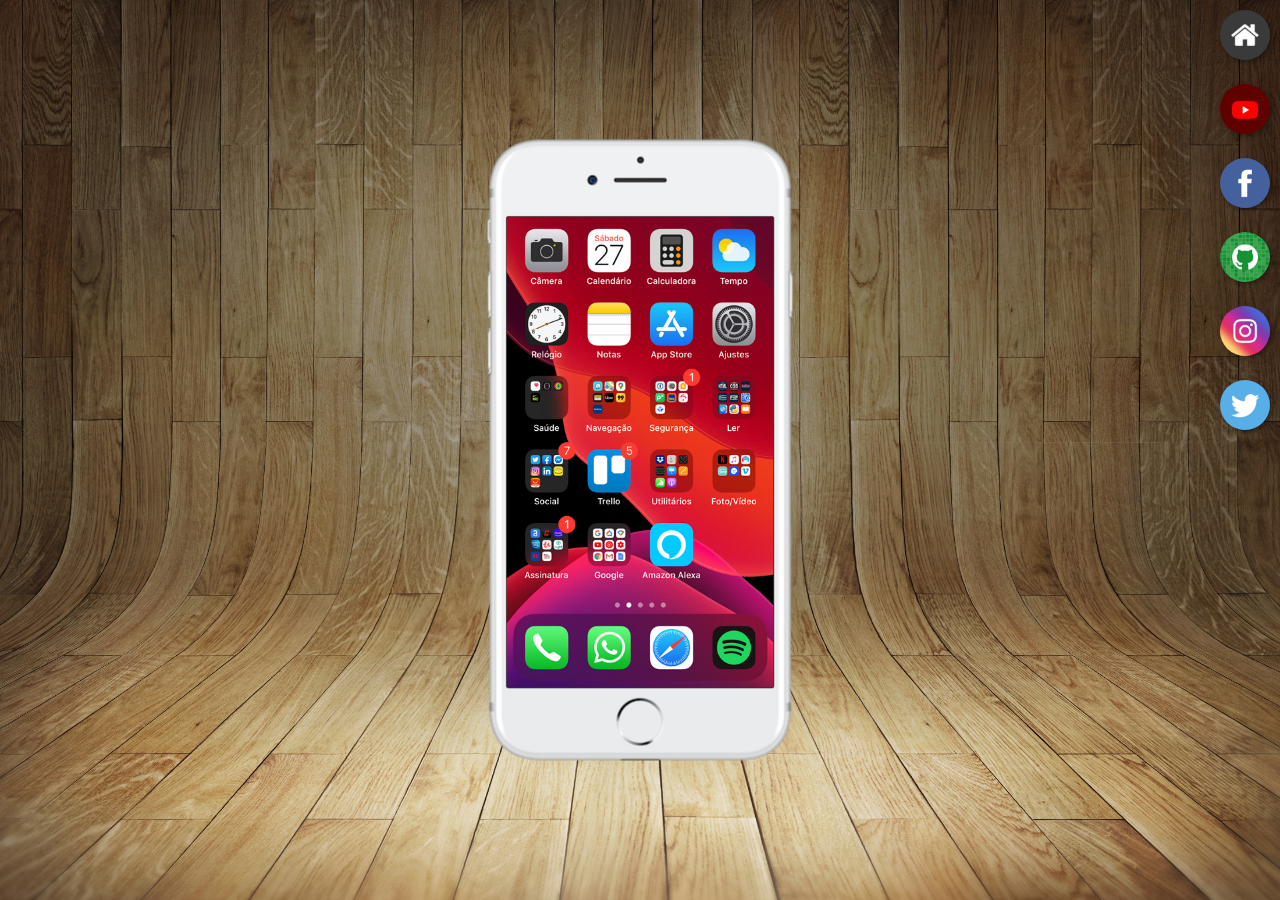
<file: index.html>
<!DOCTYPE html>
<html lang="pt-br">
<head>
    <meta charset="UTF-8">
    <meta http-equiv="X-UA-Compatible" content="IE=edge">
    <meta name="viewport" content="width=device-width, initial-scale=1.0">
    <link rel="shortcut icon" href="favicon.ico" type="image/x-icon">
    <link rel="stylesheet" href="estilos/style.css">
    <title>Redes sociais</title>
</head>
<body>
    <main>
        <section id="telefone">
            <iframe name="tela"  id="tela" src="home.html" frameborder="0"></iframe>
        </section>
        <section id="redes-sociais">
            <a href="home.html" target="tela"><img src="imagens/logo-home.jpg" alt="Home"></a><br>
            <a href="youtube.html" target="tela"><img src="imagens/logo-youtube.jpg" alt="Youtube"></a><br>
            <a href="facebook.html" target="tela"><img src="imagens/logo-facebook.jpg" alt="Facebook"></a><br>
            <a href="github.html" target="tela"><img src="imagens/logo-github.jpg" alt="Github"></a><br>
            <a href="instagram.html" target="tela"><img src="imagens/logo-instagram.jpg" alt="Instagram">
            </a><br>
            <a href="twitter.html" target="tela"><img src="imagens/logo-twitter.jpg" alt="Twitter"></a><br>
        </section>
    </main>
</body>
</html>
</file>
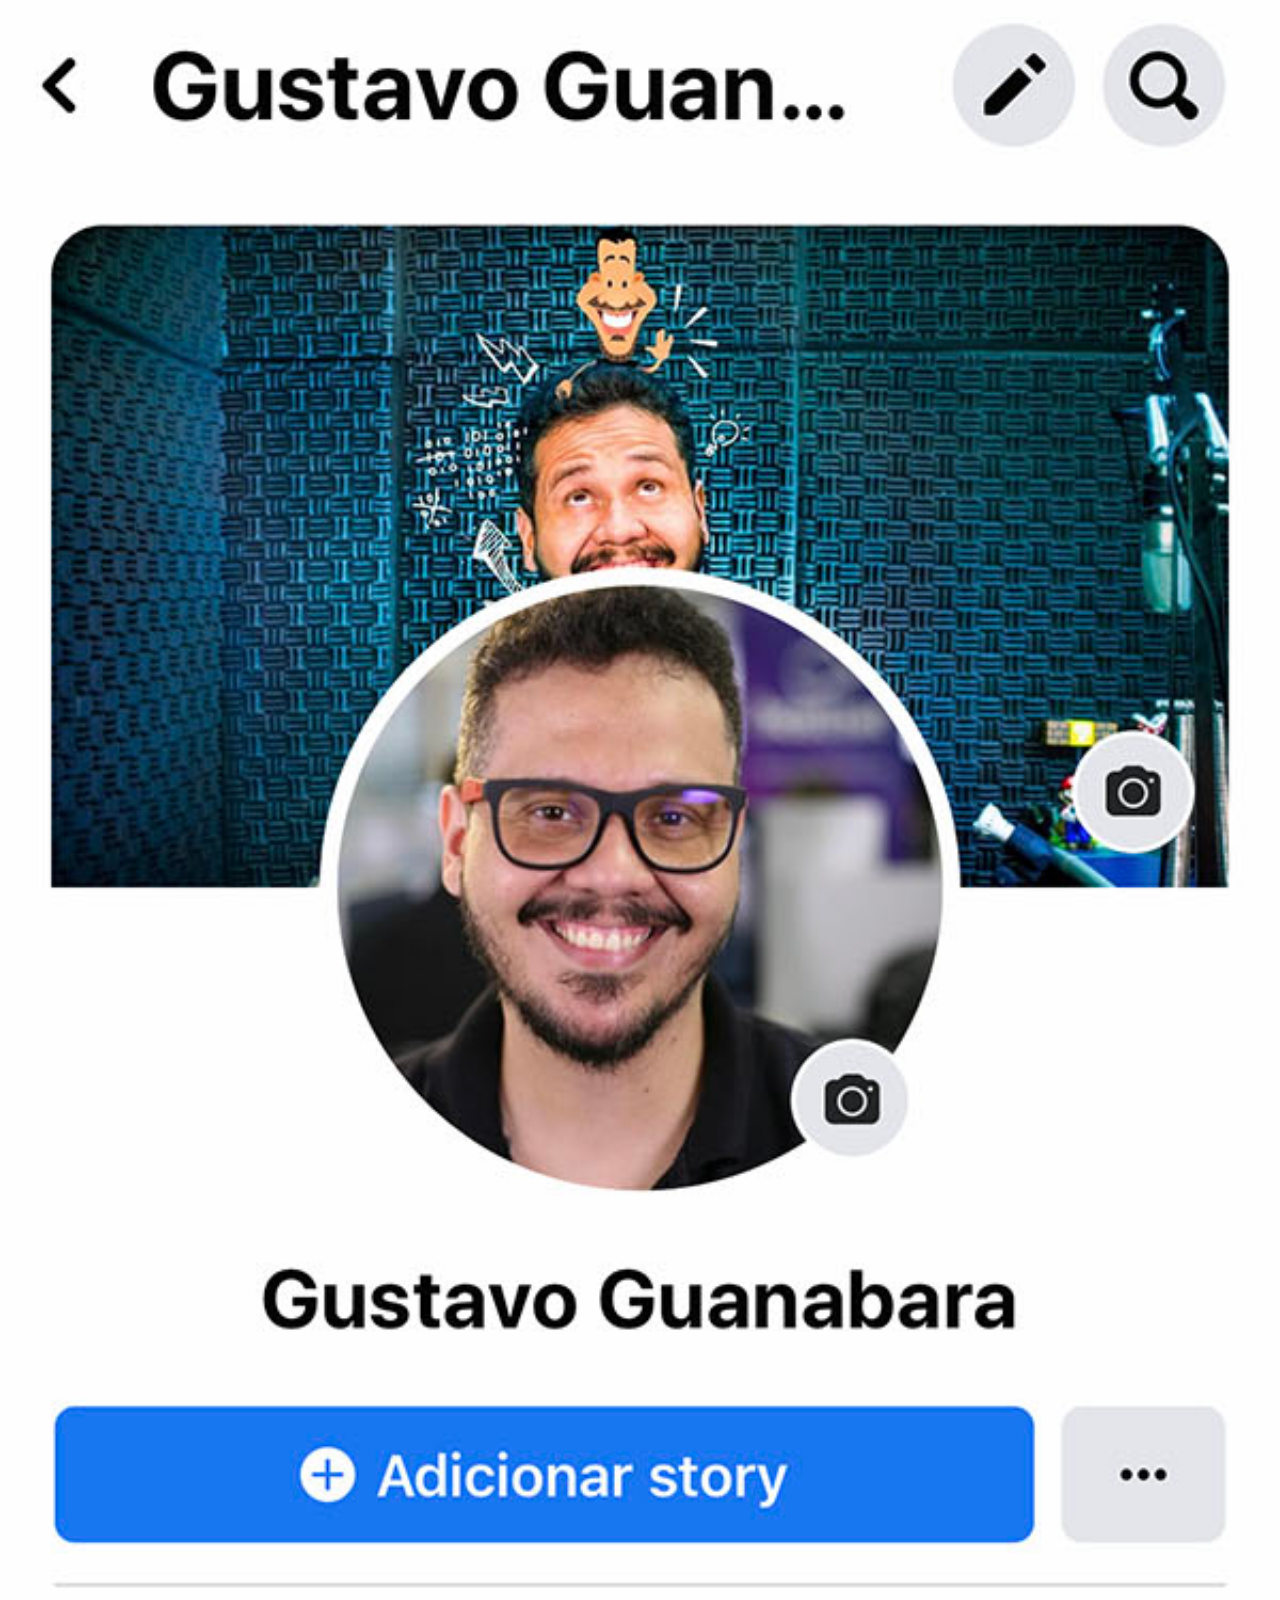
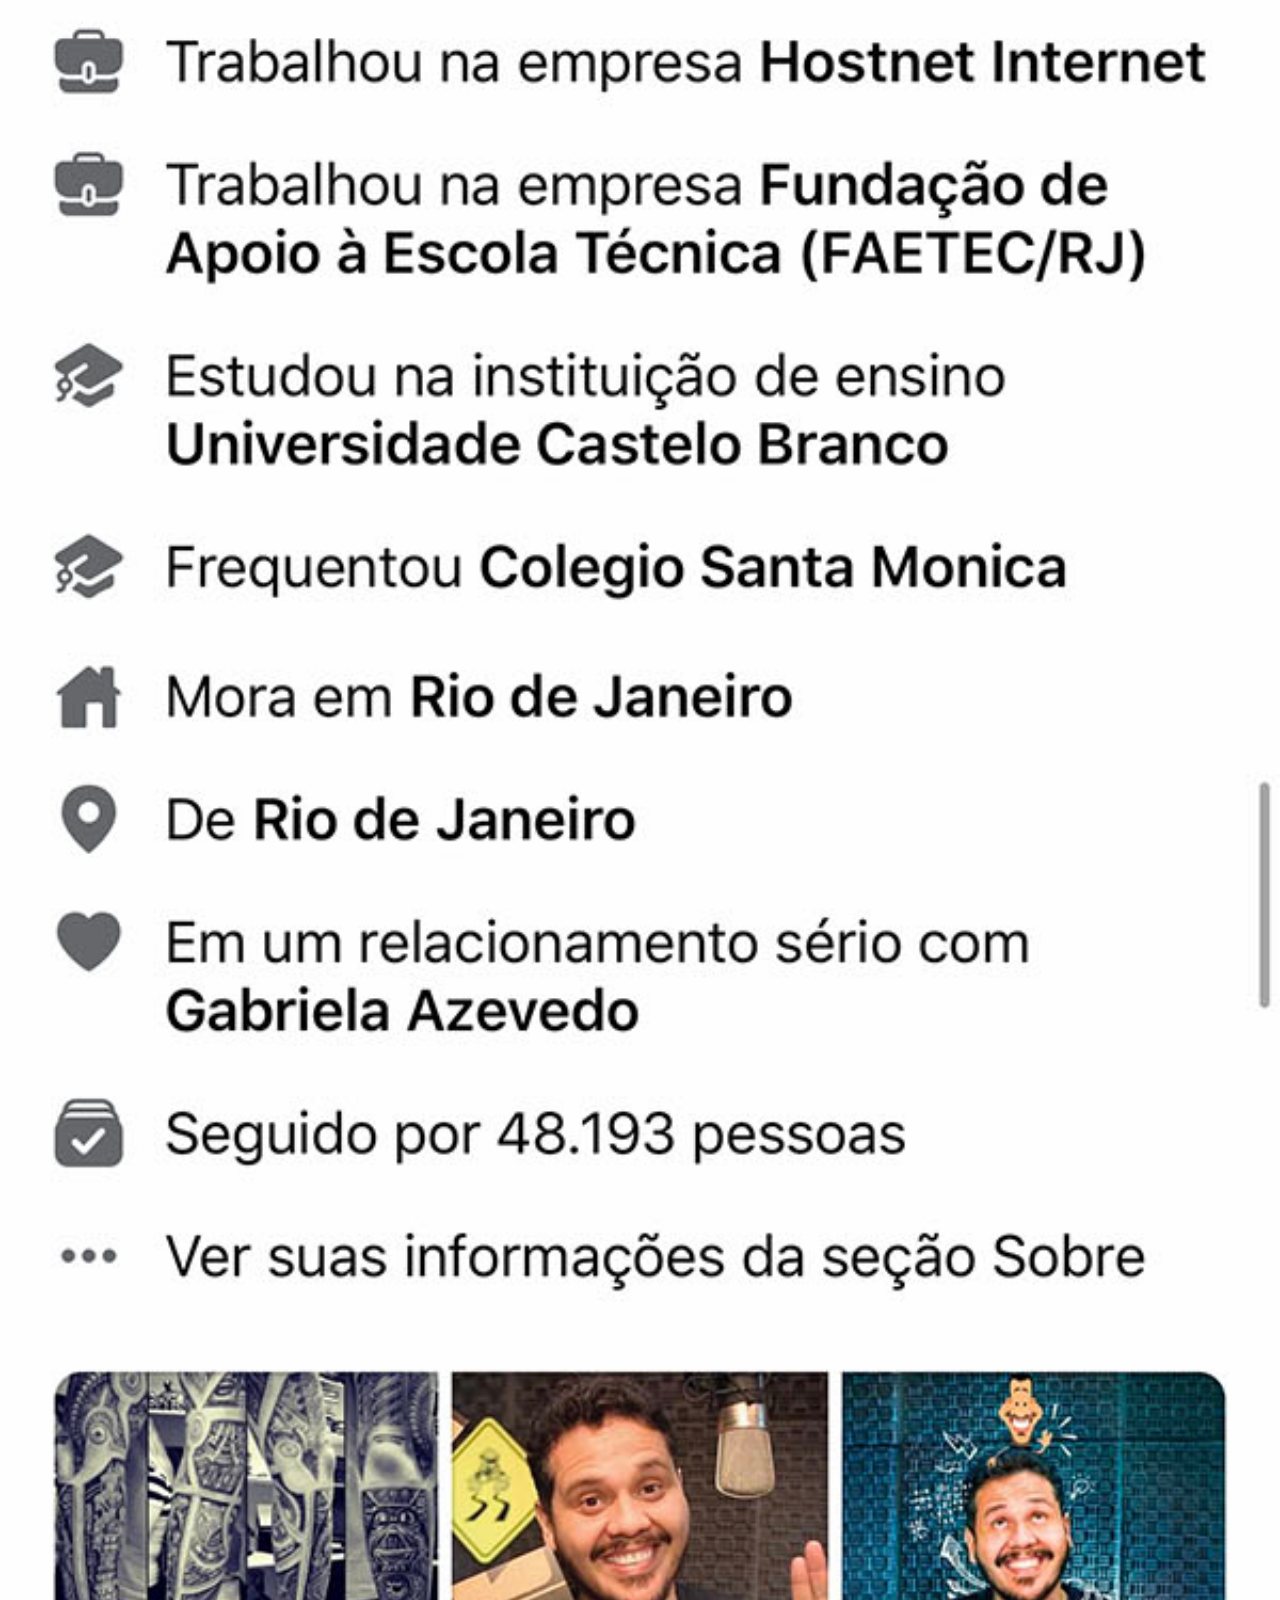
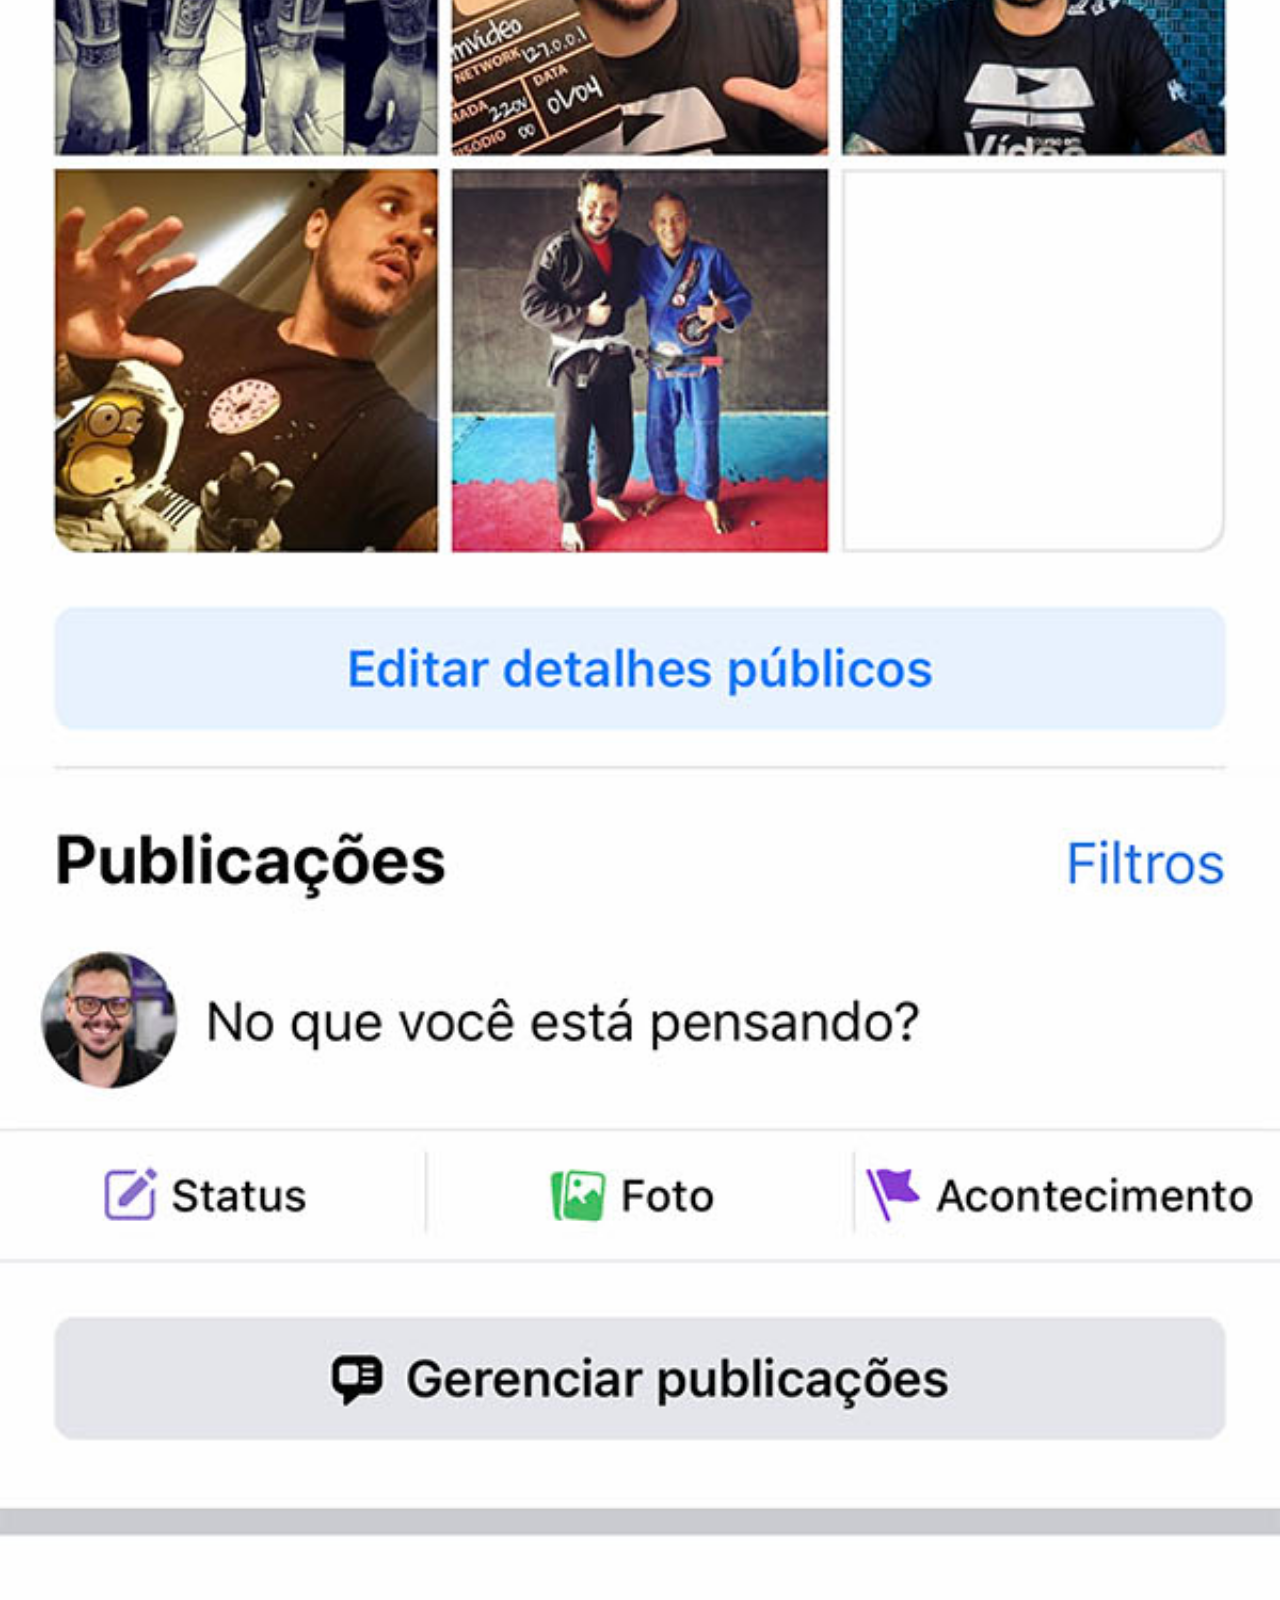
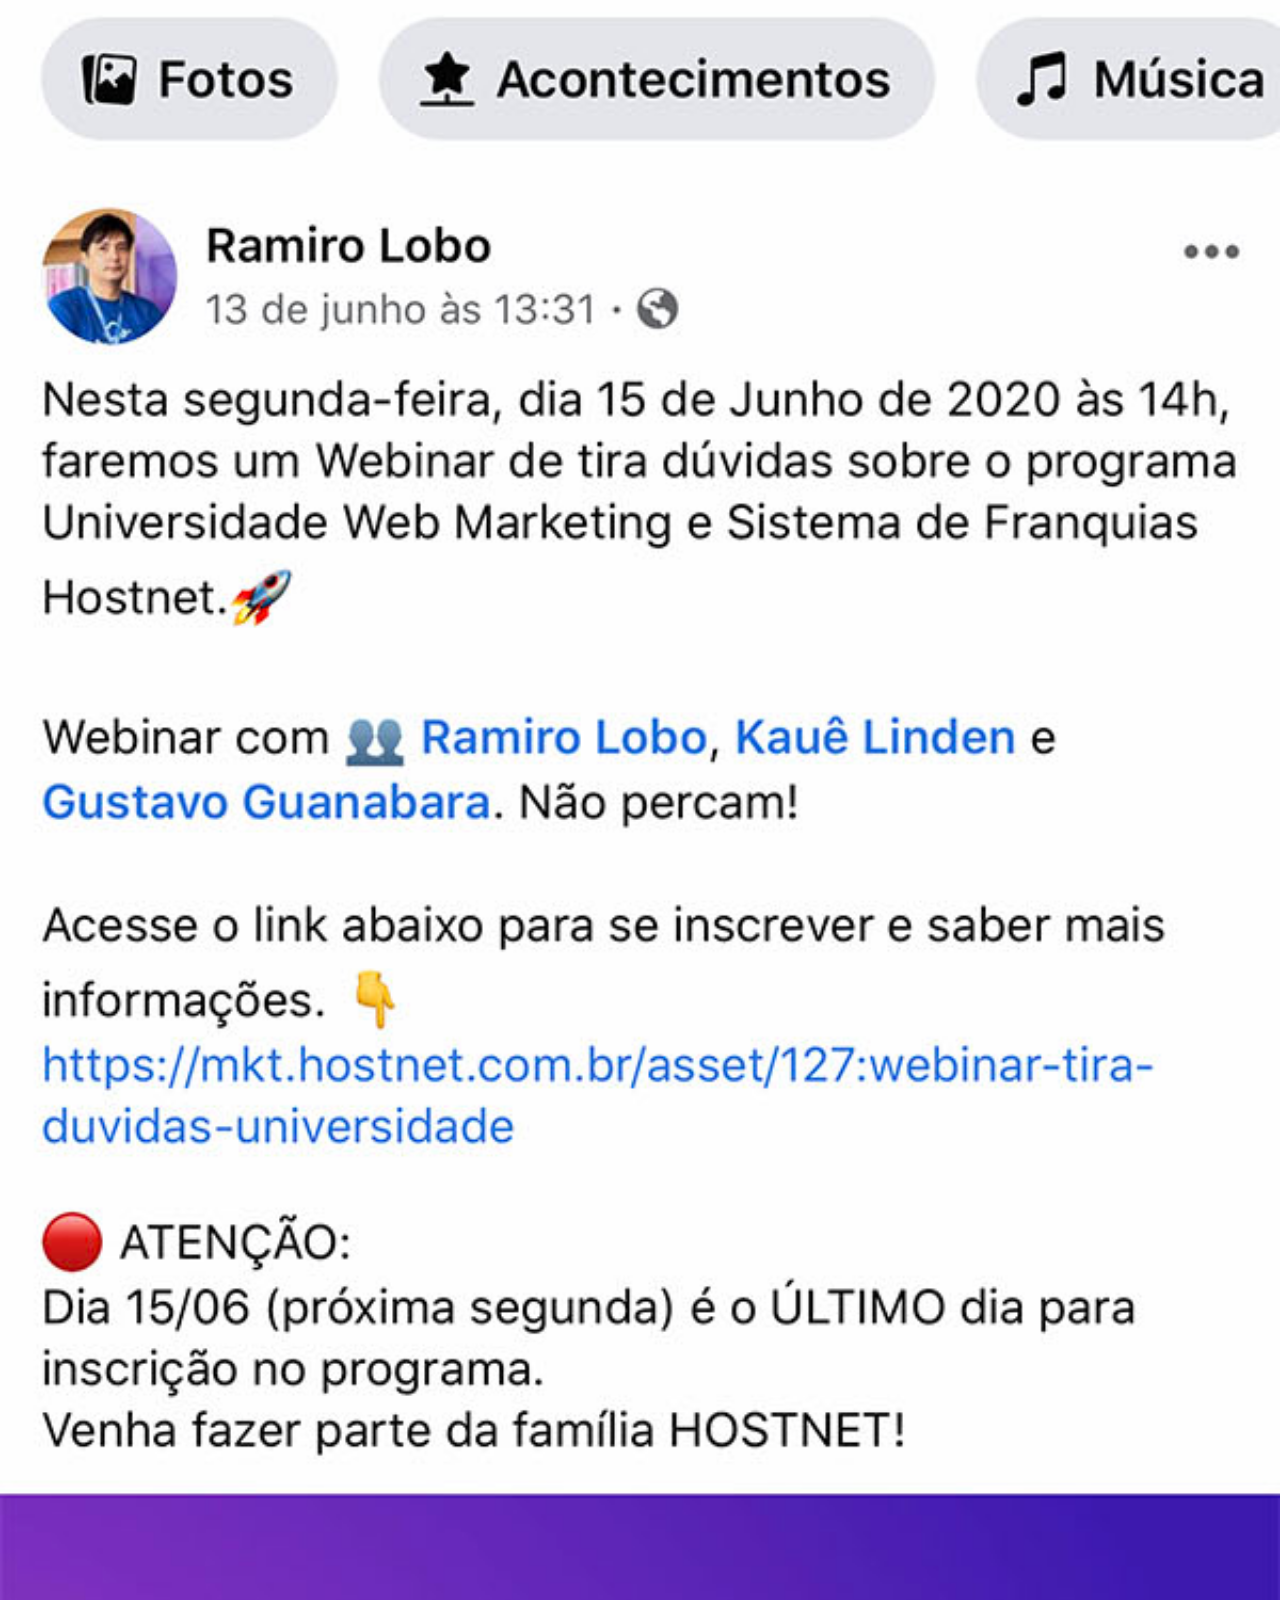
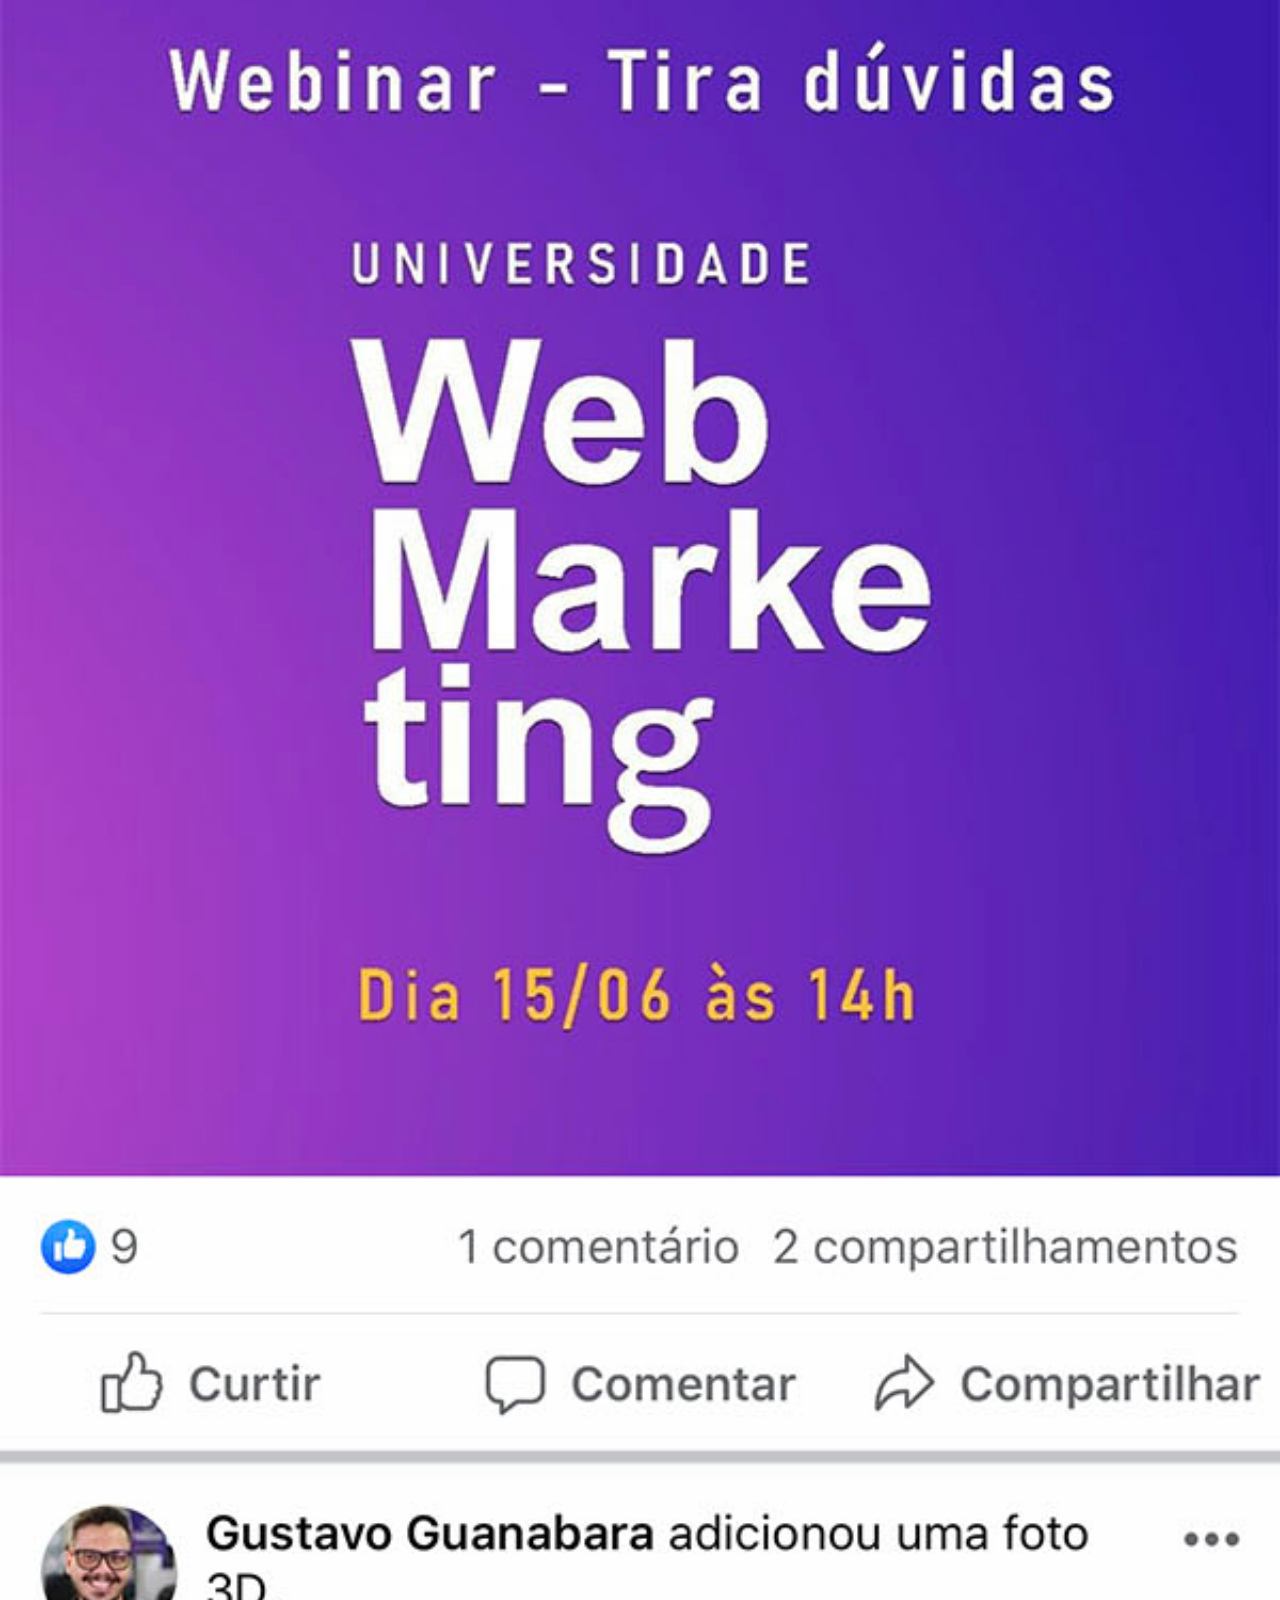
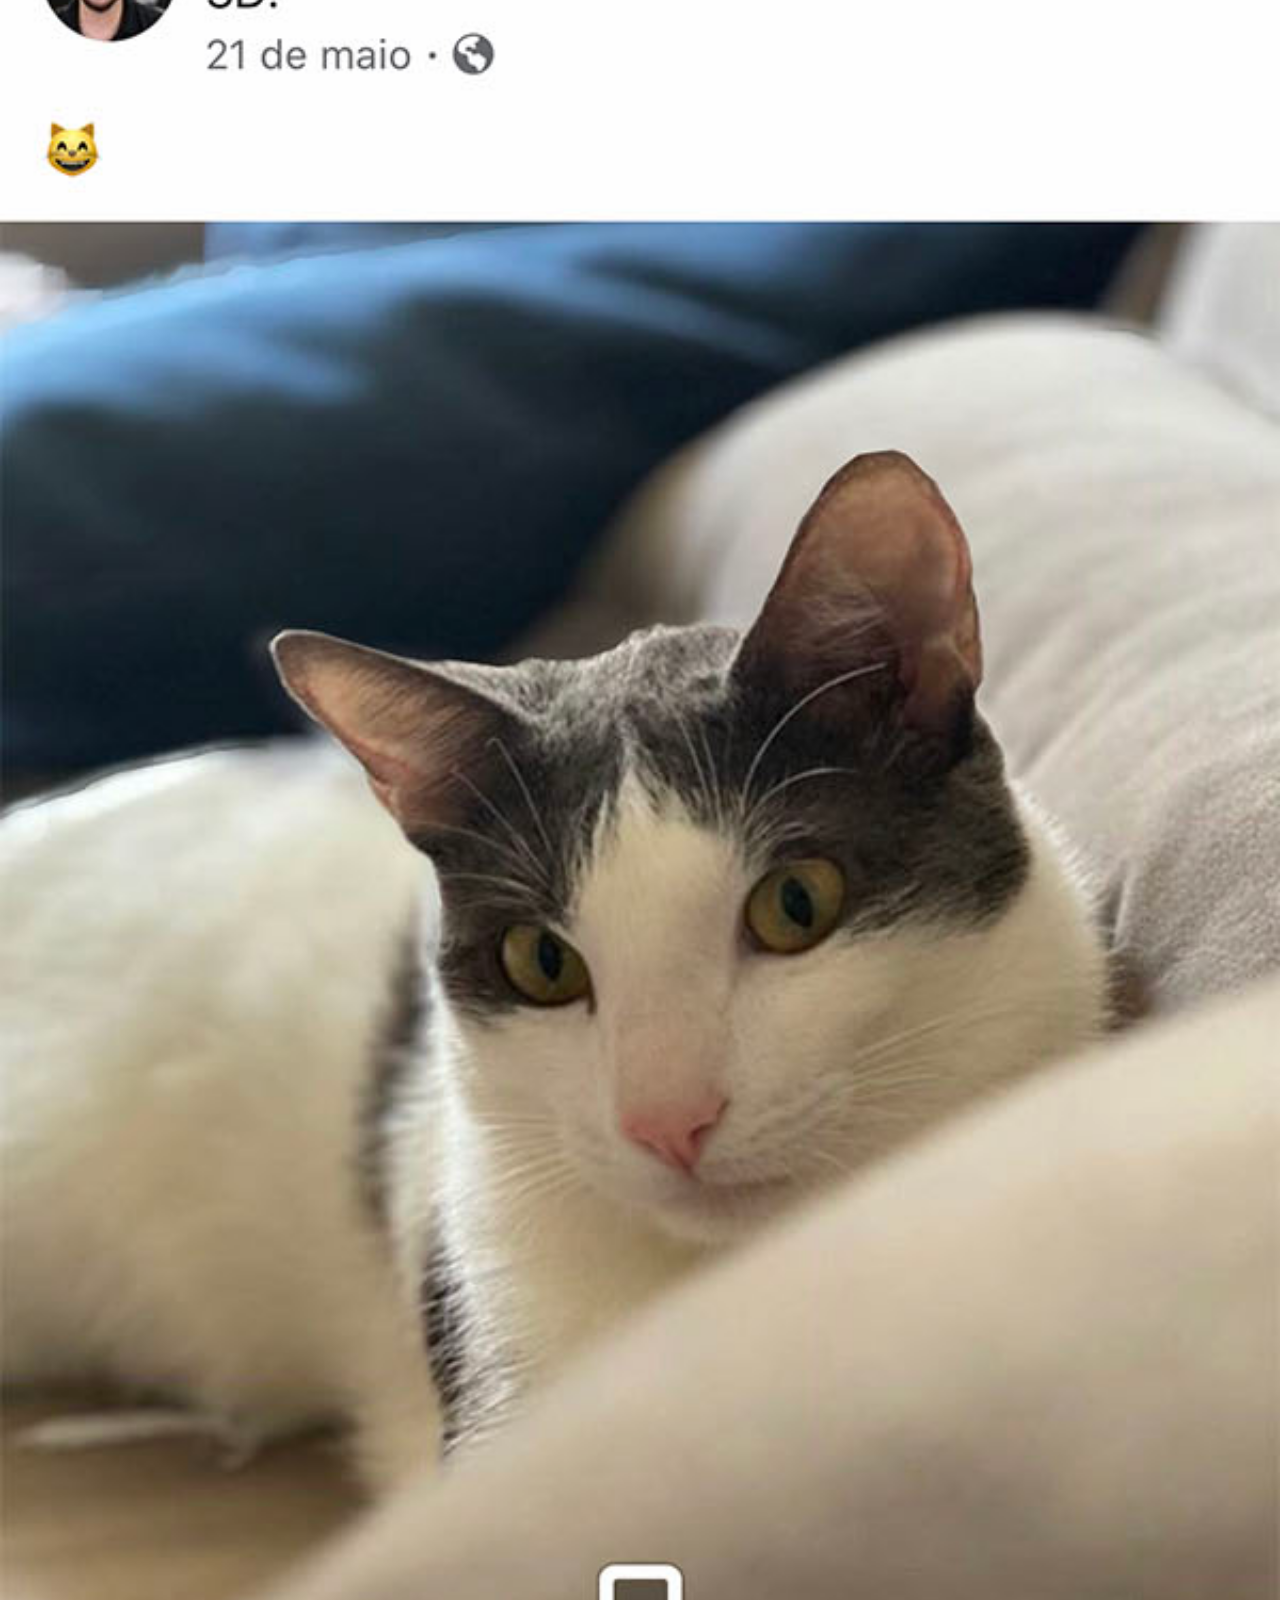
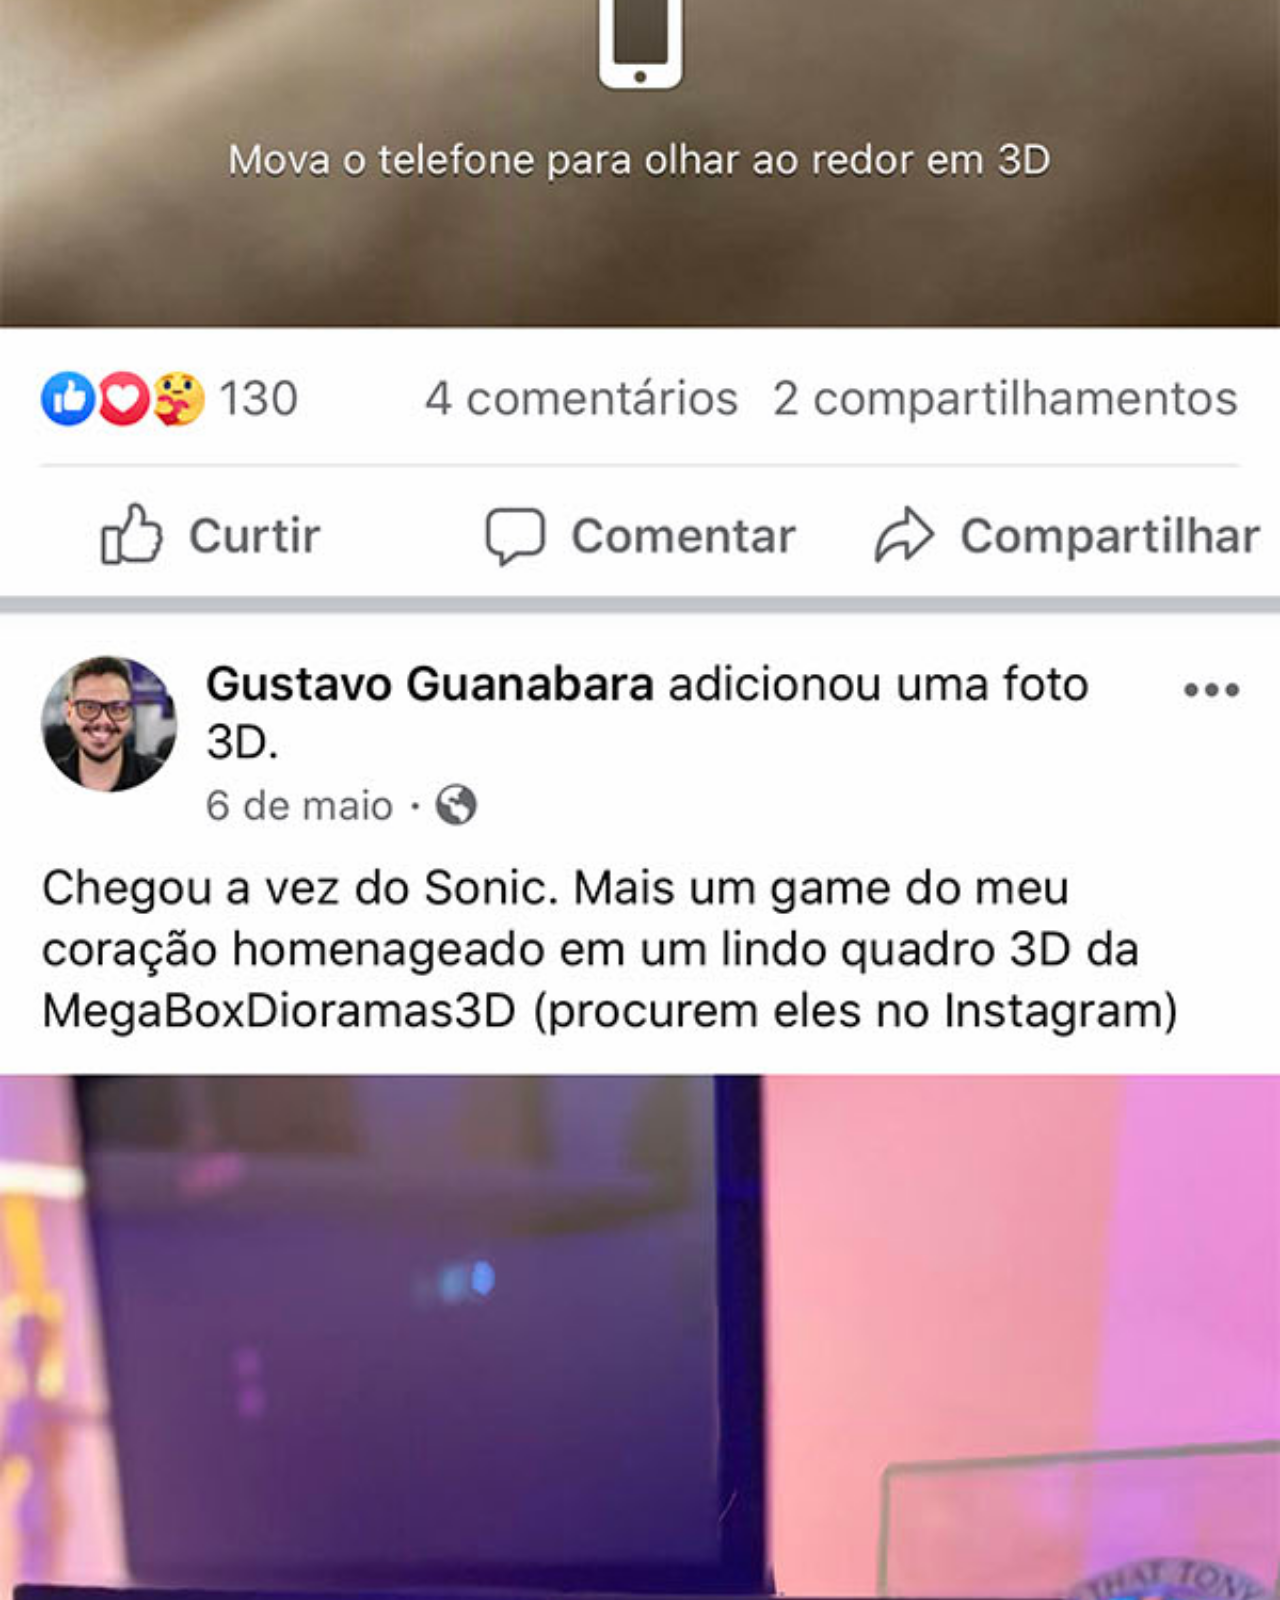
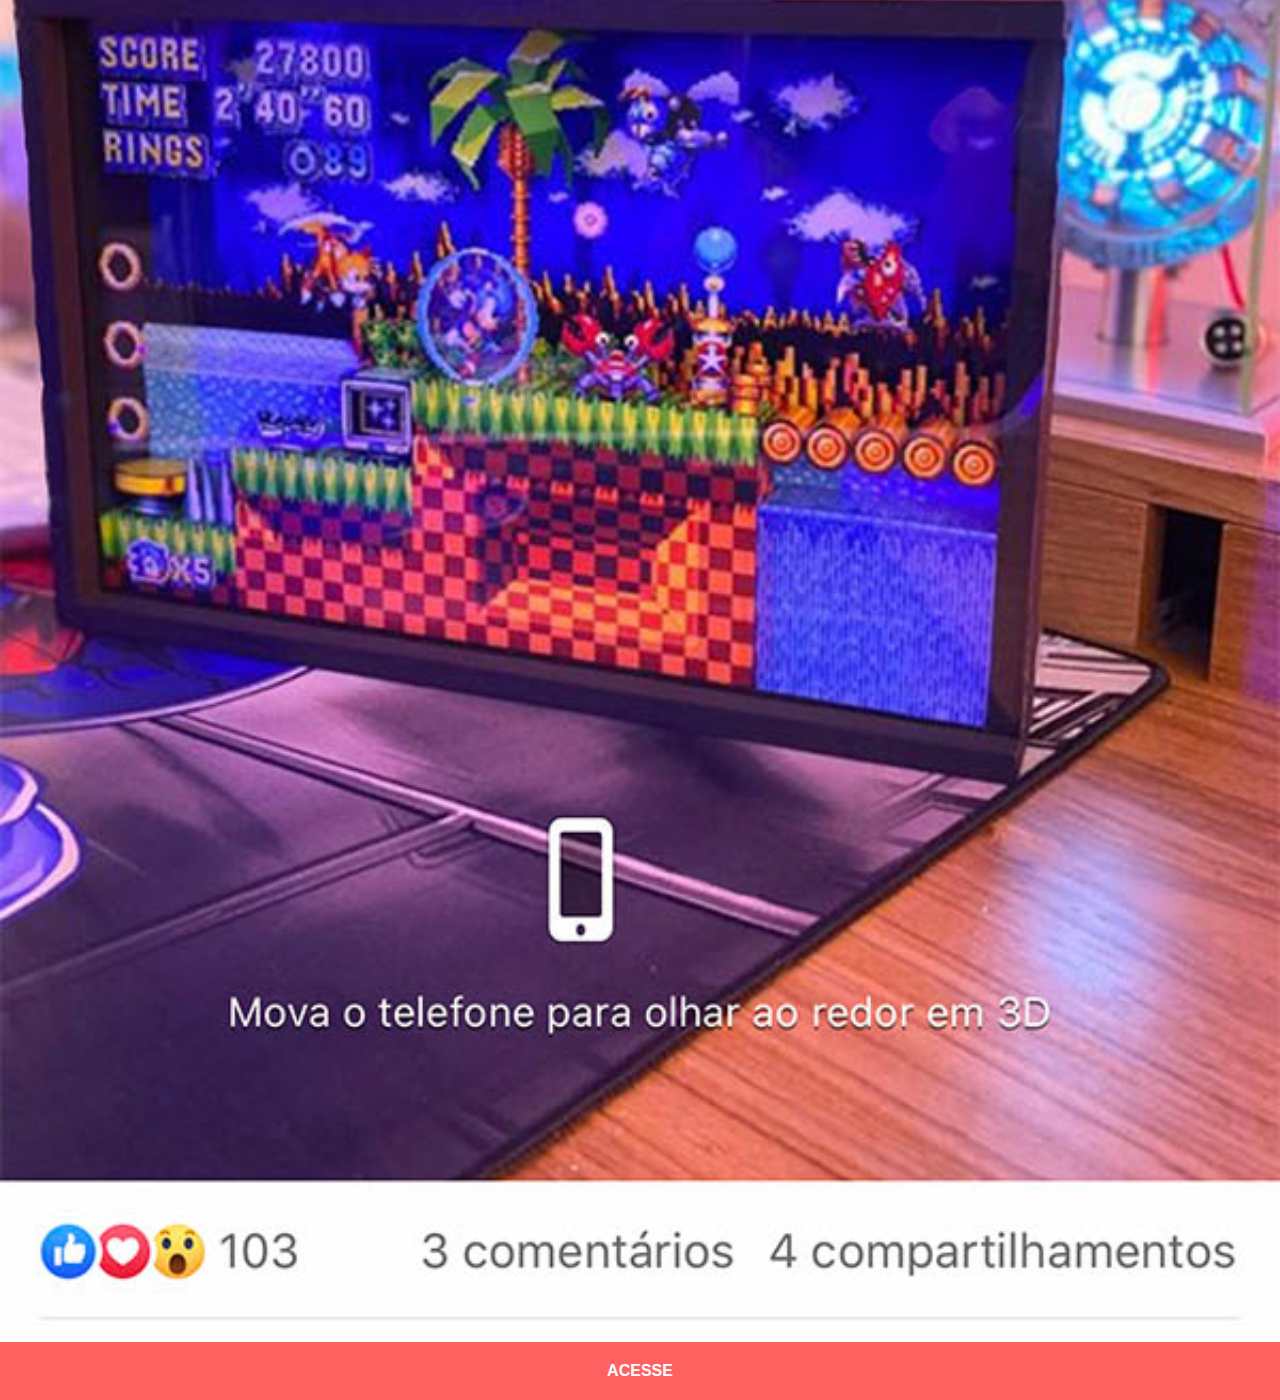
<file: facebook.html>
<!DOCTYPE html>
<html lang="pt-br">
<head>
    <meta charset="UTF-8">
    <meta http-equiv="X-UA-Compatible" content="IE=edge">
    <meta name="viewport" content="width=device-width, initial-scale=1.0">
    <title>Facebook</title>
    <link rel="stylesheet" href="estilos/sociais.css">
</head>
<body>
    <img src="imagens/tela-facebook.jpg" alt="Facebook"><a href="https://www.facebook.com/gustavoguanabara/?locale=pt_BR" target="_blank">ACESSE</a>
</body>
</html>
</file>
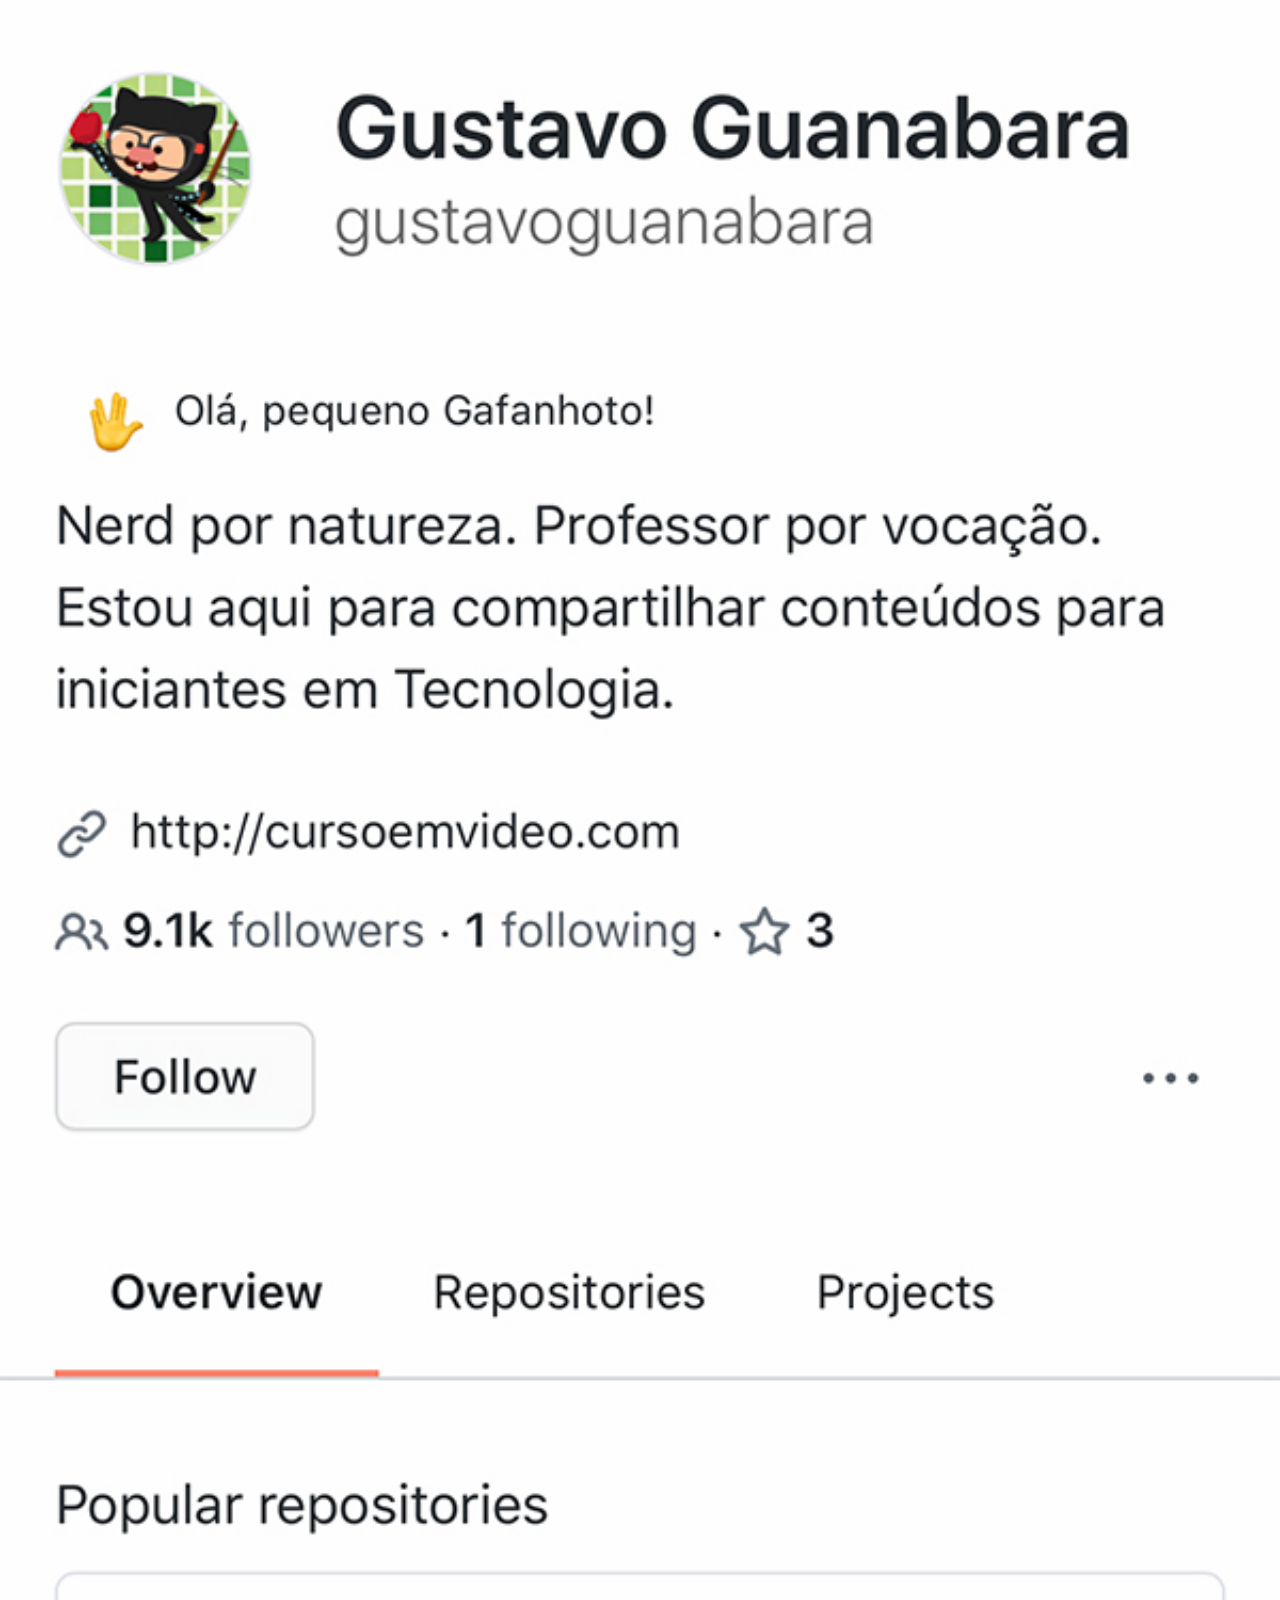
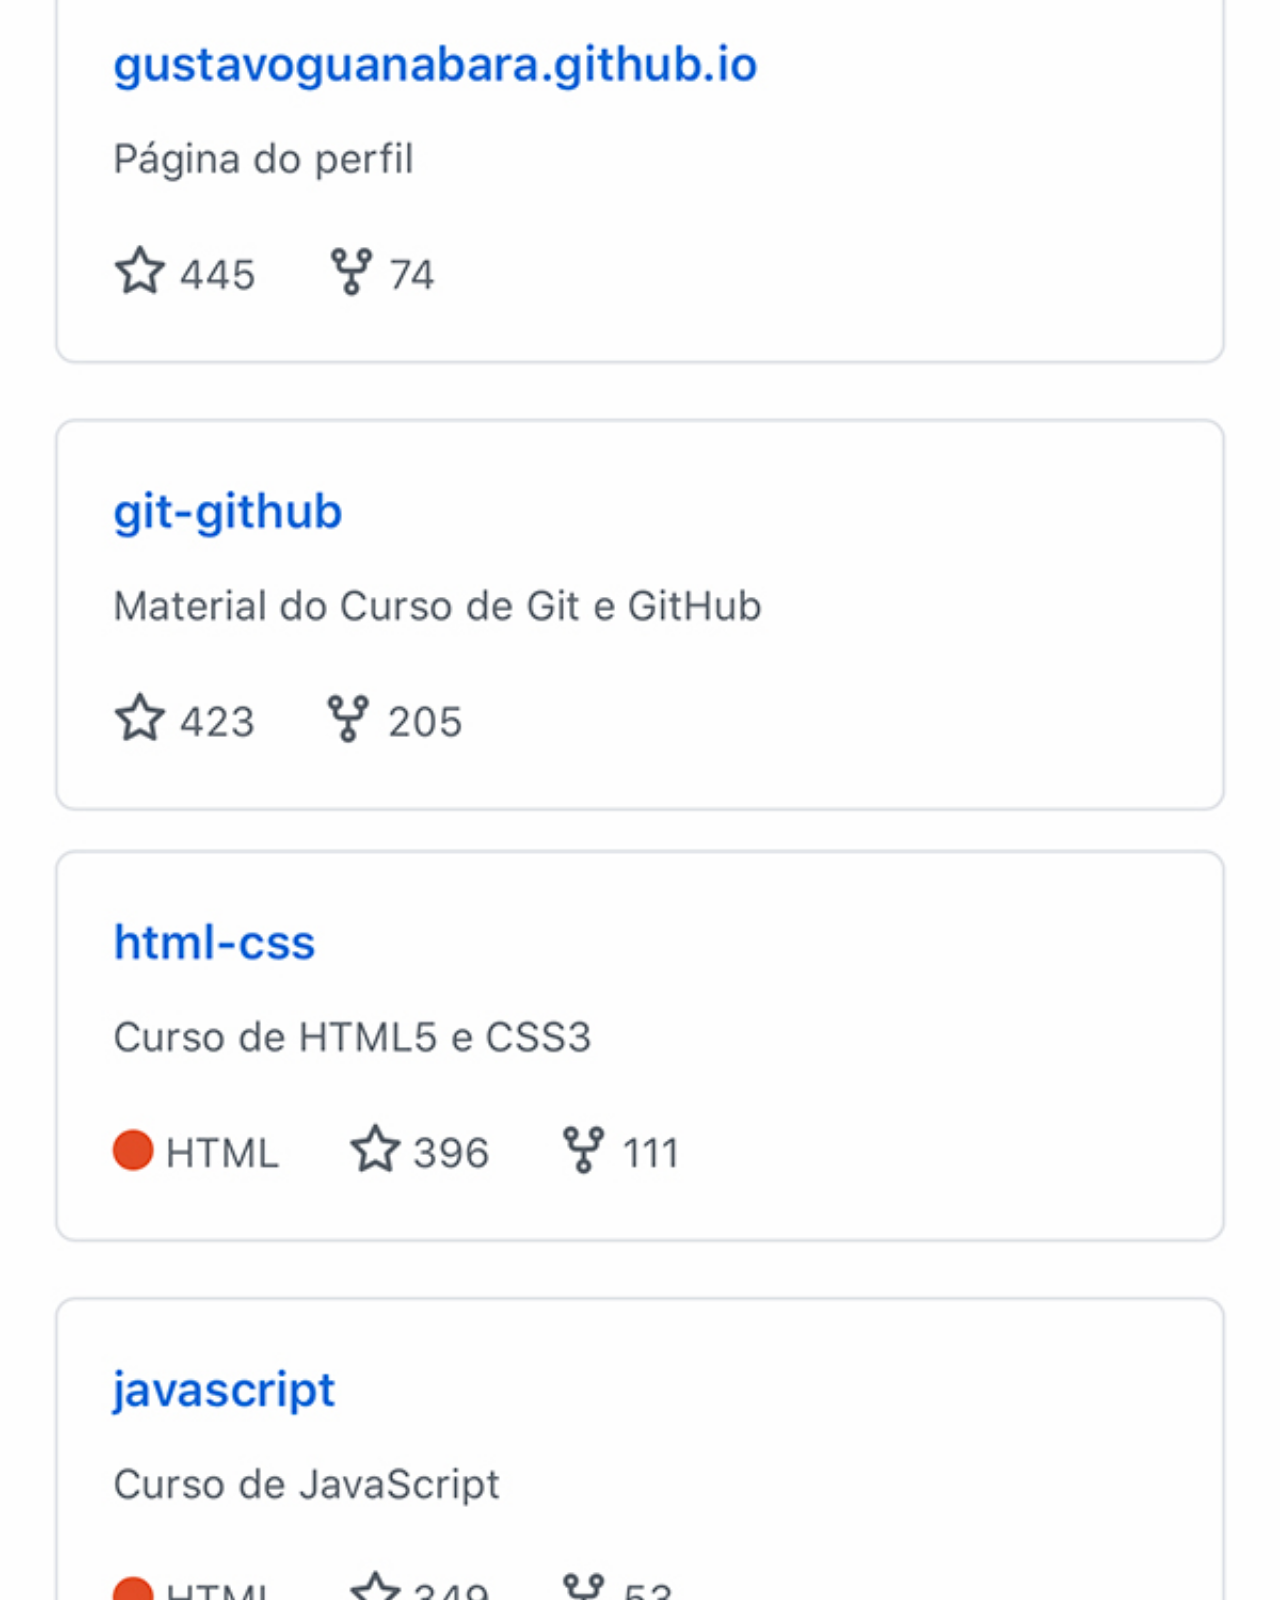
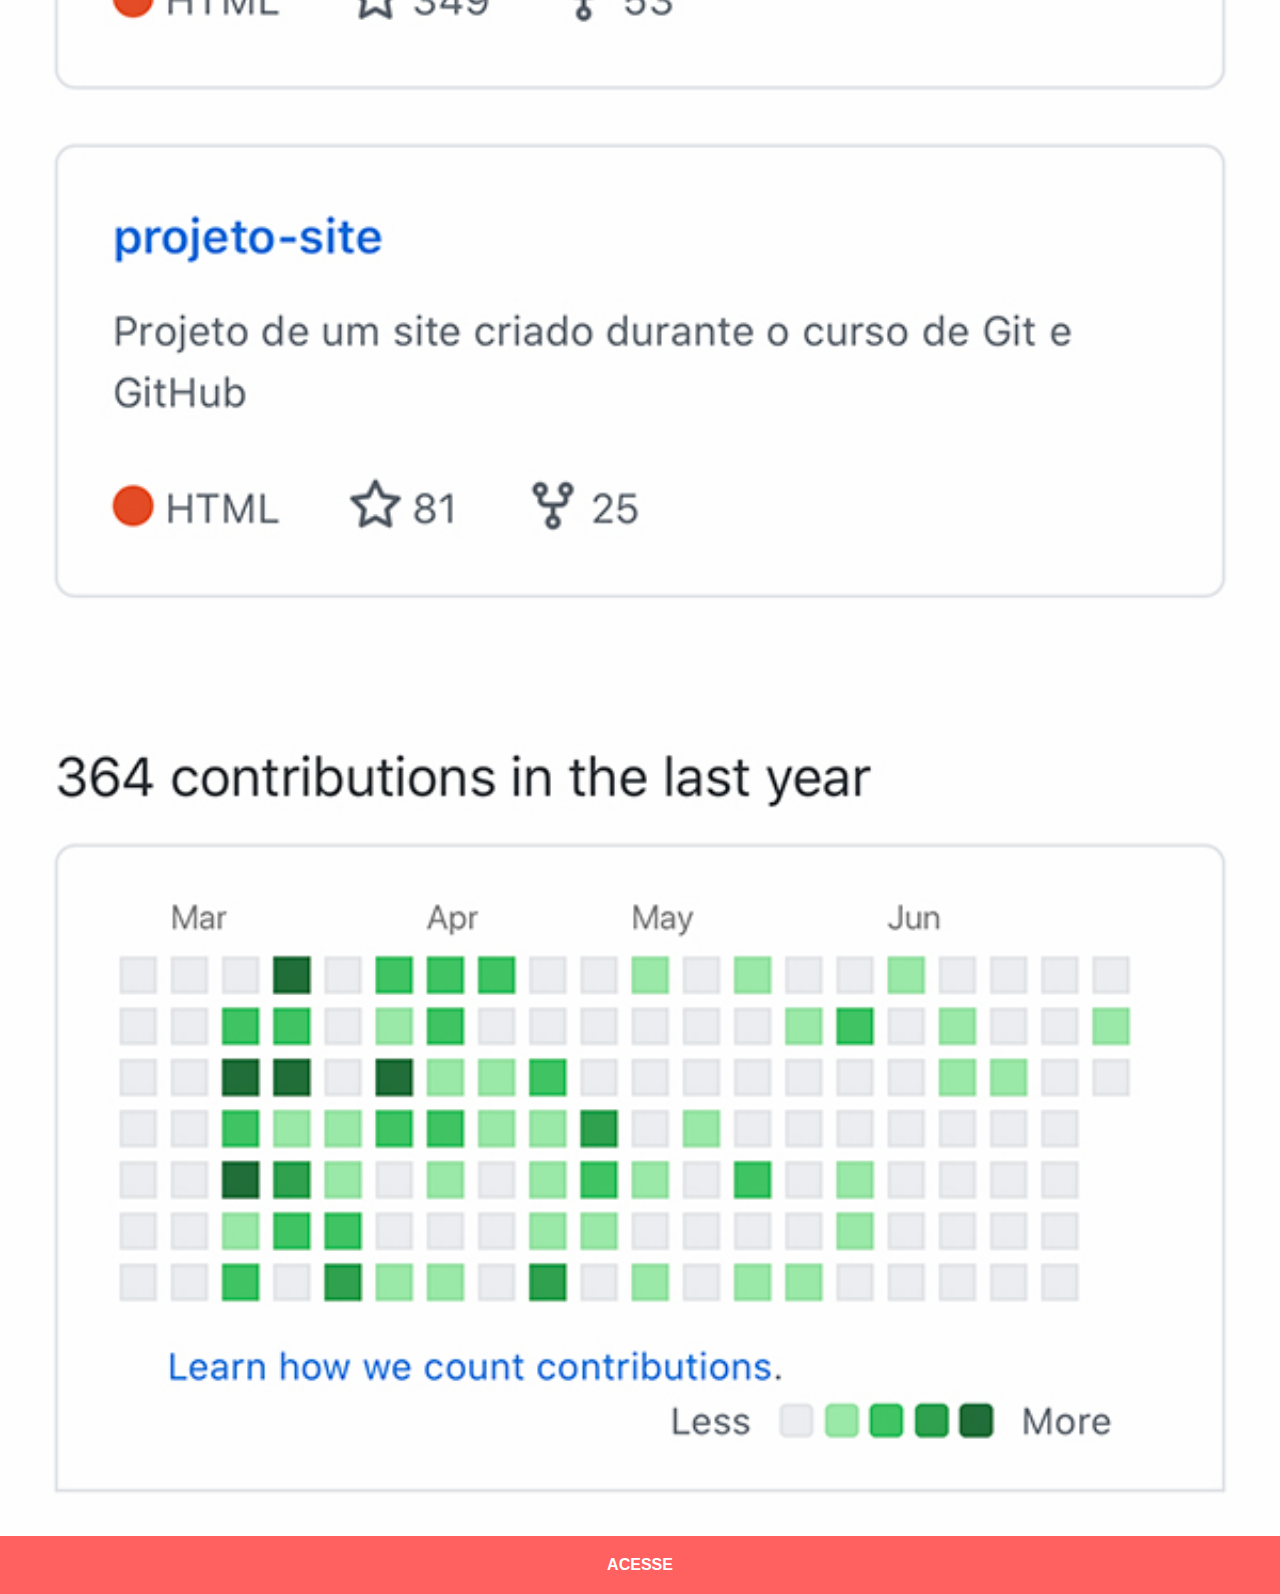
<file: github.html>
<!DOCTYPE html>
<html lang="pt-br">
<head>
    <meta charset="UTF-8">
    <meta http-equiv="X-UA-Compatible" content="IE=edge">
    <meta name="viewport" content="width=device-width, initial-scale=1.0">
    <title>Github</title>
    <link rel="stylesheet" href="estilos/sociais.css">
</head>
<body>
    <img src="imagens/tela-github.jpg" alt="Github"><a href="https://github.com/gustavoguanabara" target="_blank">ACESSE</a>
</body>
</html>
</file>
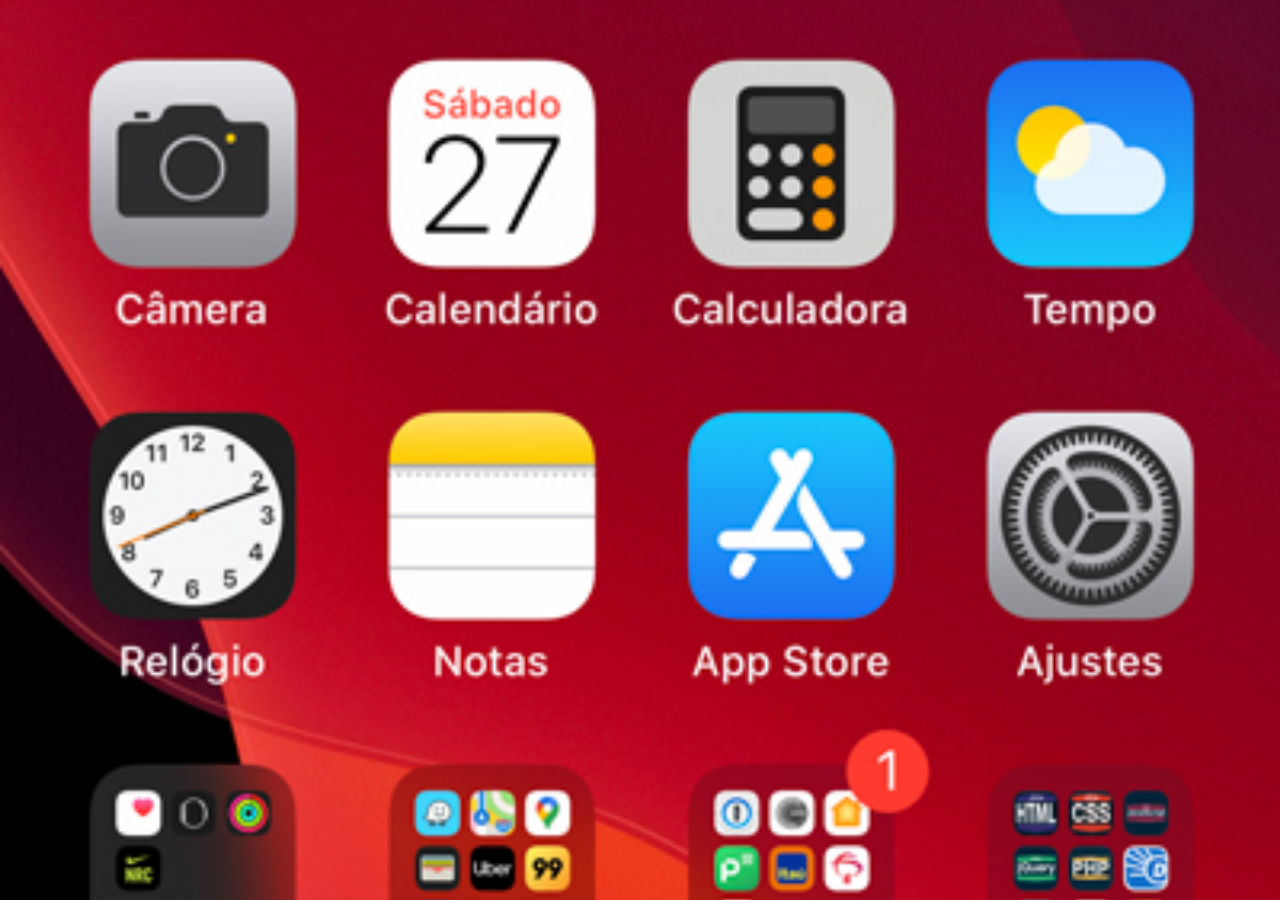
<file: home.html>
<!DOCTYPE html>
<html lang="pt-br">
<head>
    <meta charset="UTF-8">
    <meta http-equiv="X-UA-Compatible" content="IE=edge">
    <meta name="viewport" content="width=device-width, initial-scale=1.0">
    <title>Home</title>
    
</head>
<style>
    * {
        margin:0px;
        padding: 0px;

    }

    body{
        width: 100vw;
        height: 100vh;
        background: black url("imagens/tela-home.jpg") no-repeat top center;
        background-size: cover;
    }
</style>
<body>
    
</body>
</html>
</file>
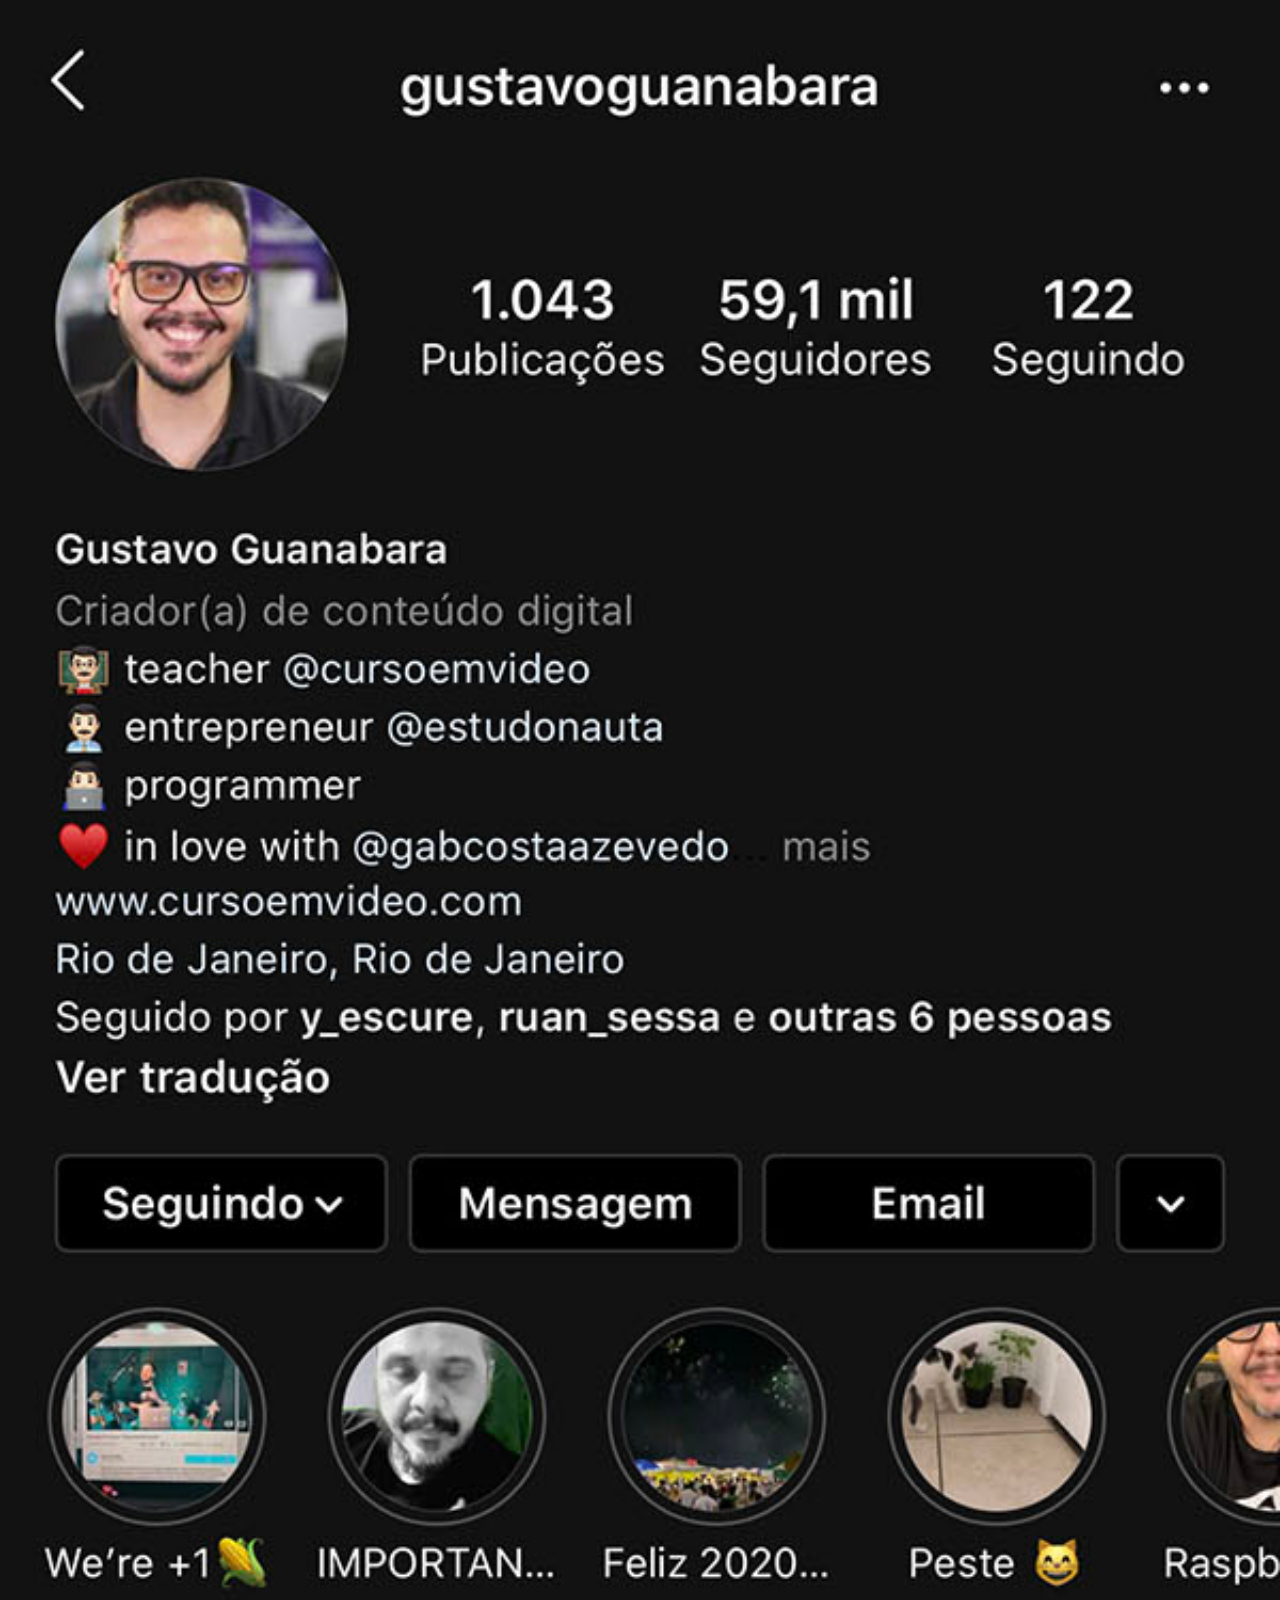
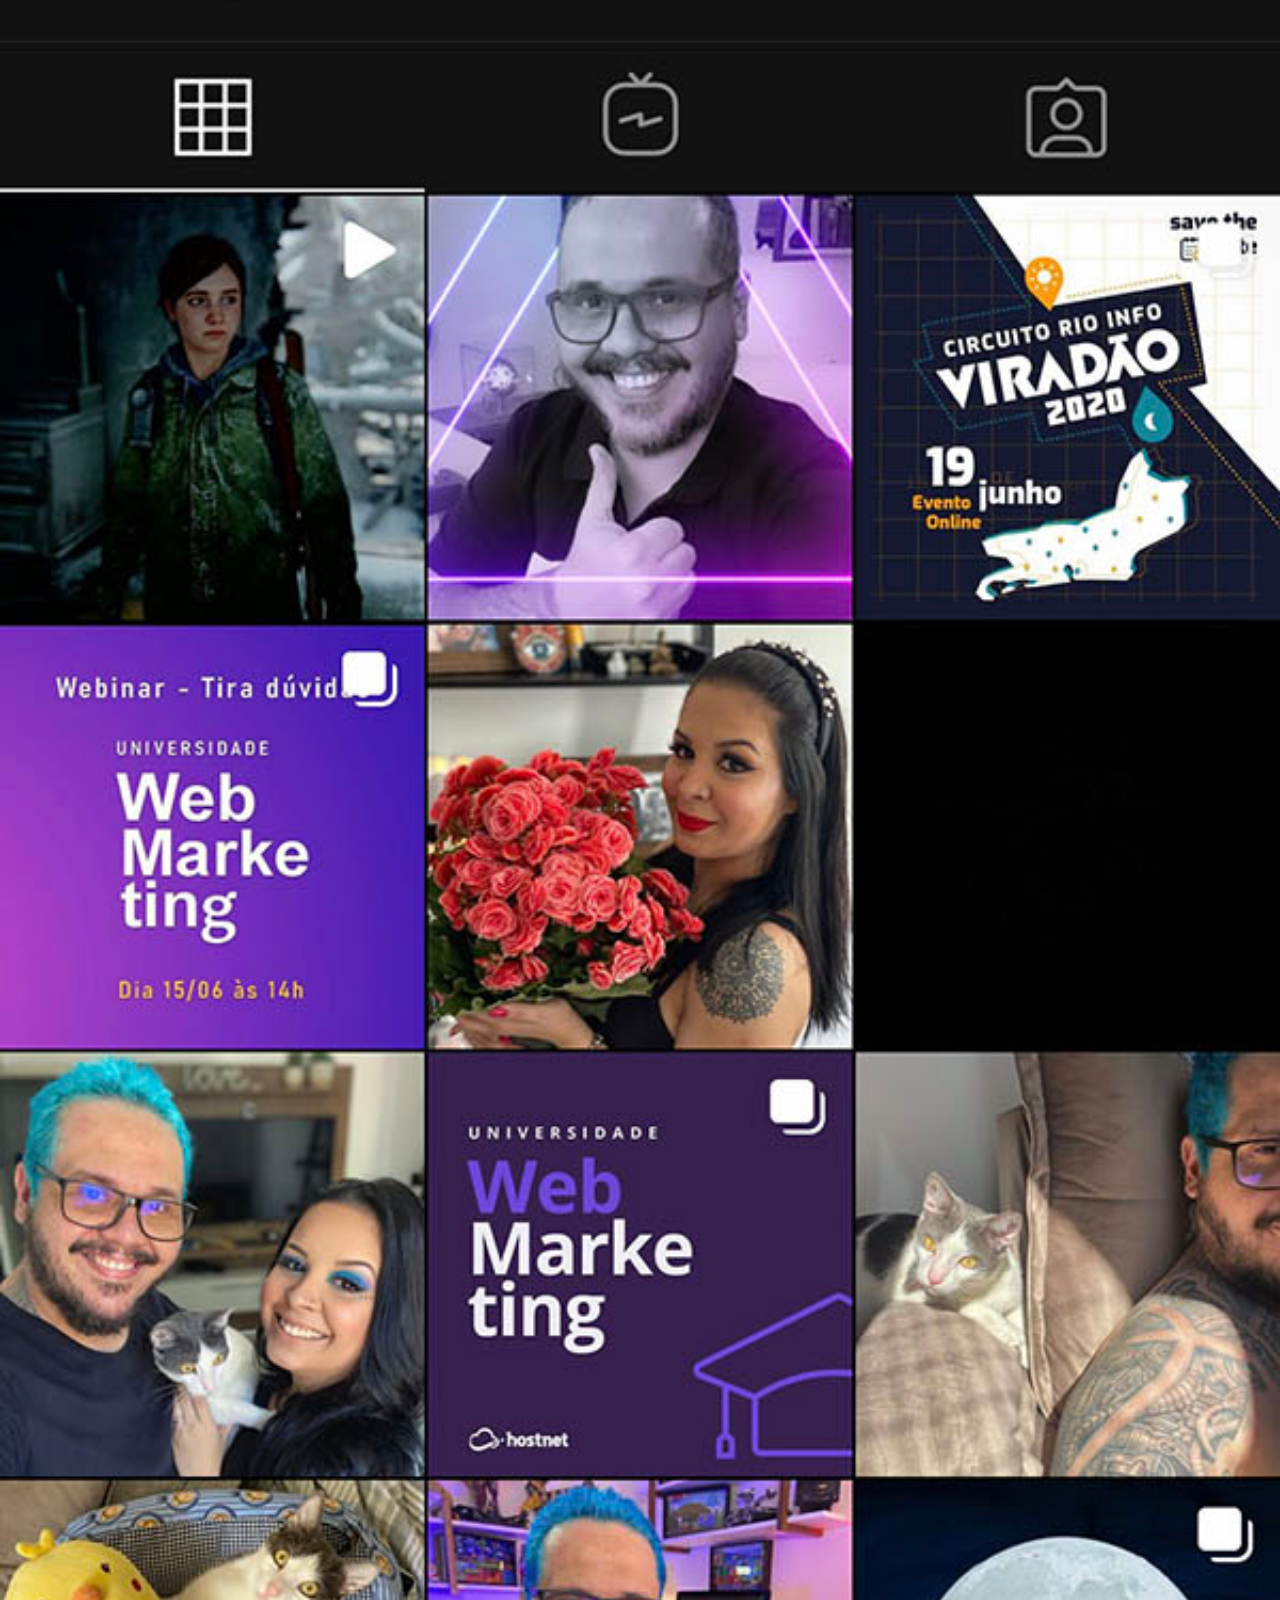
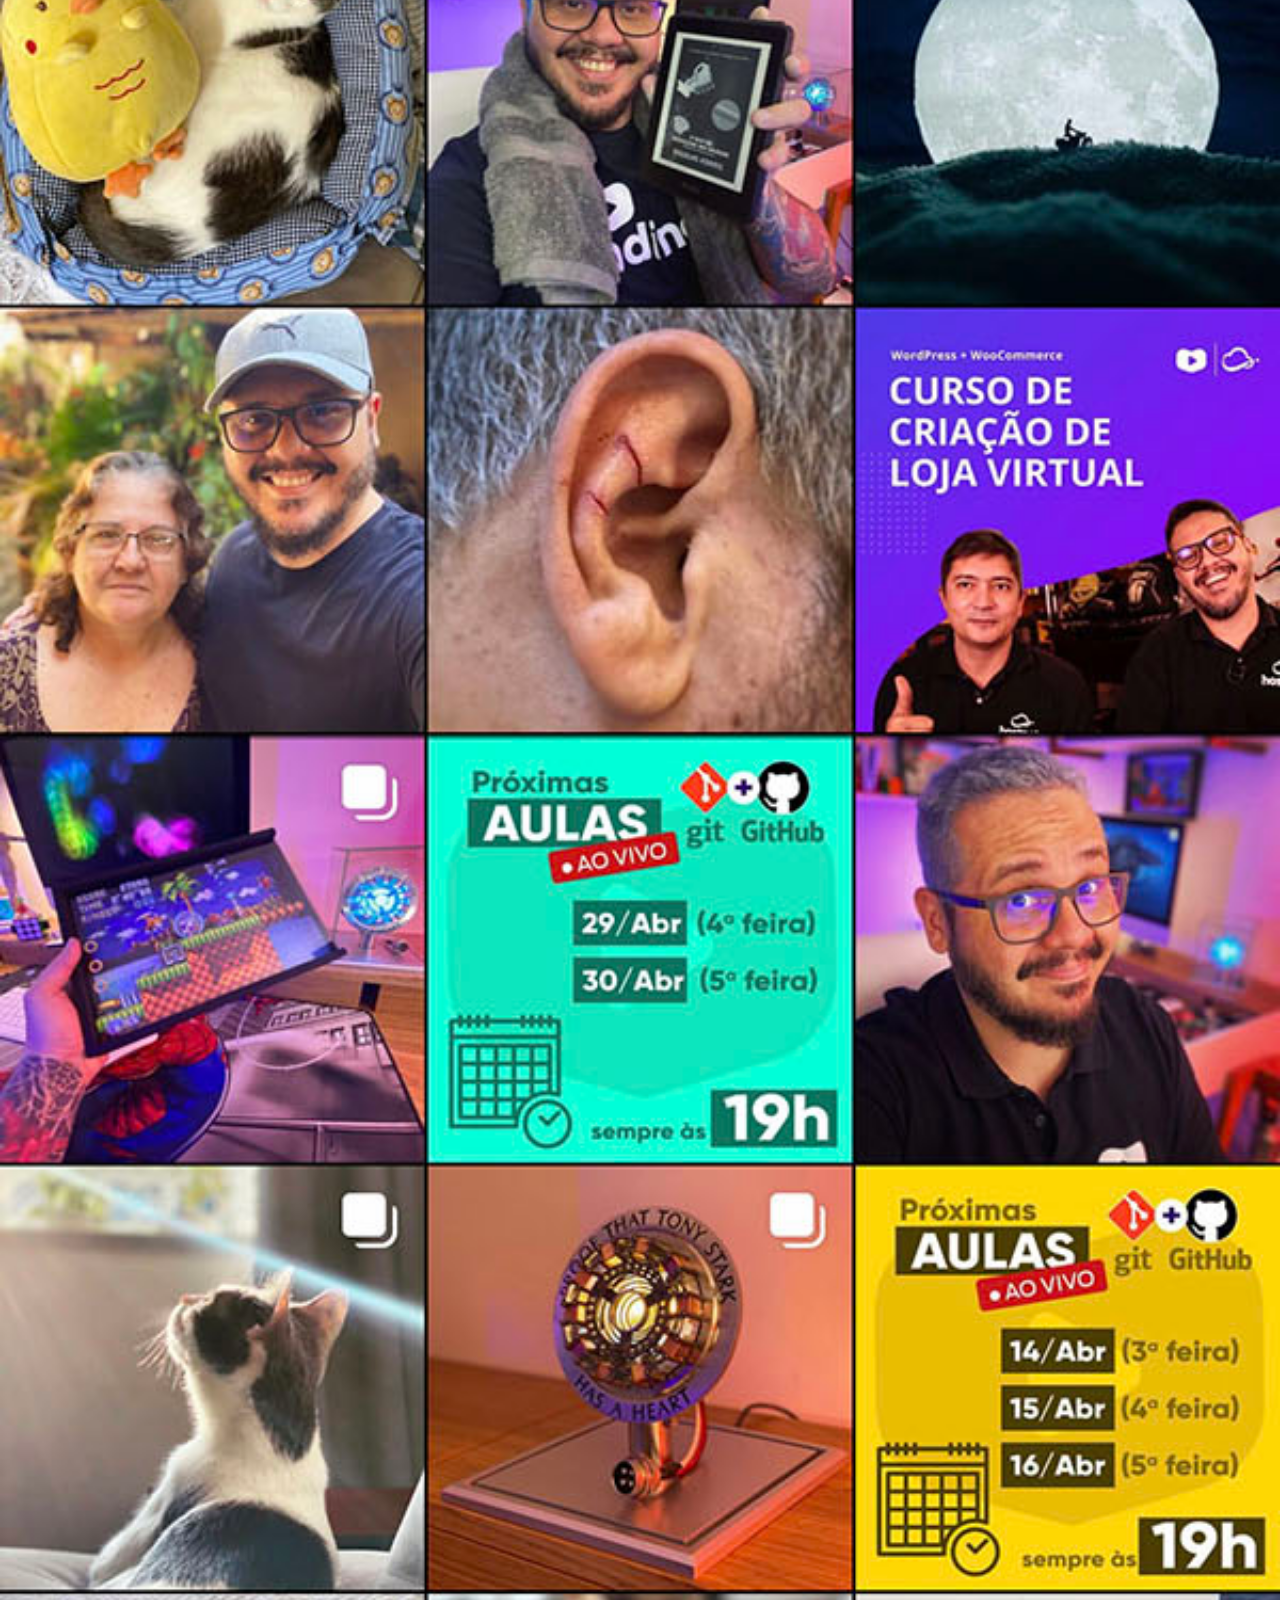
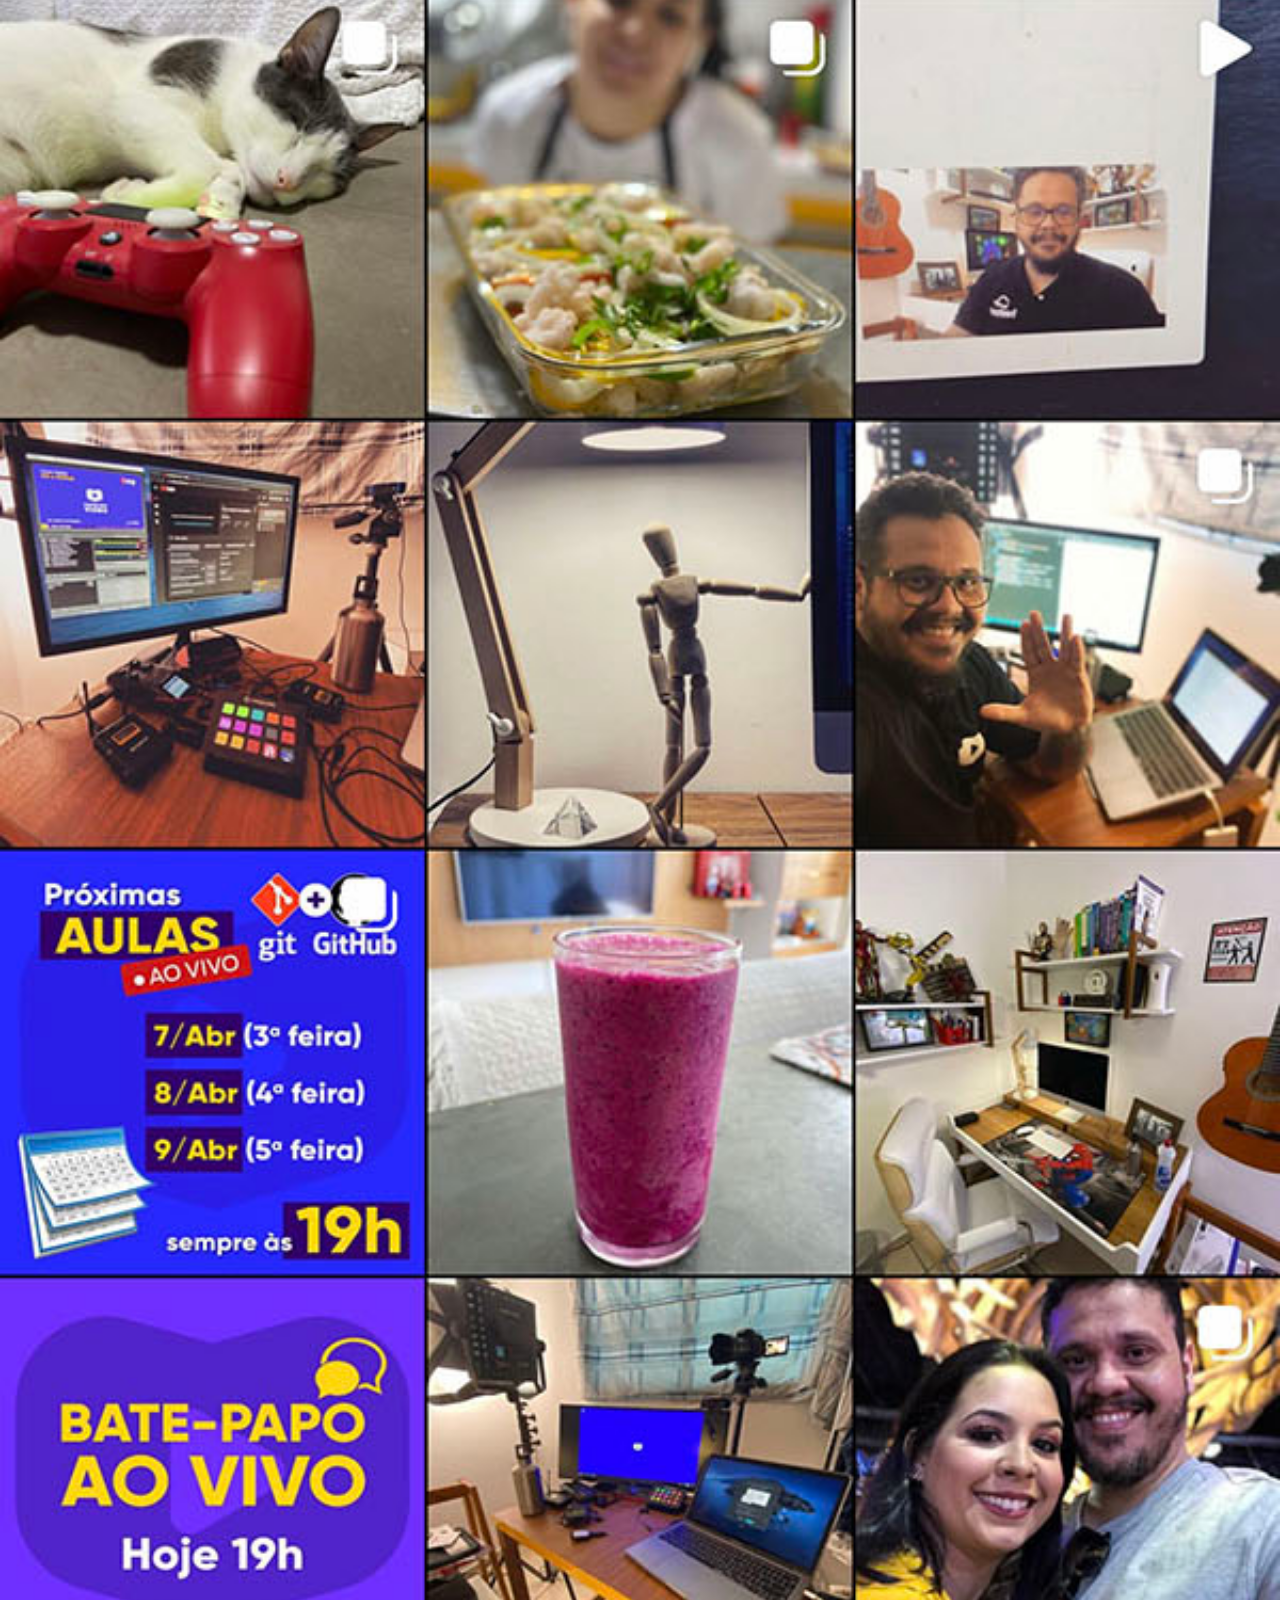
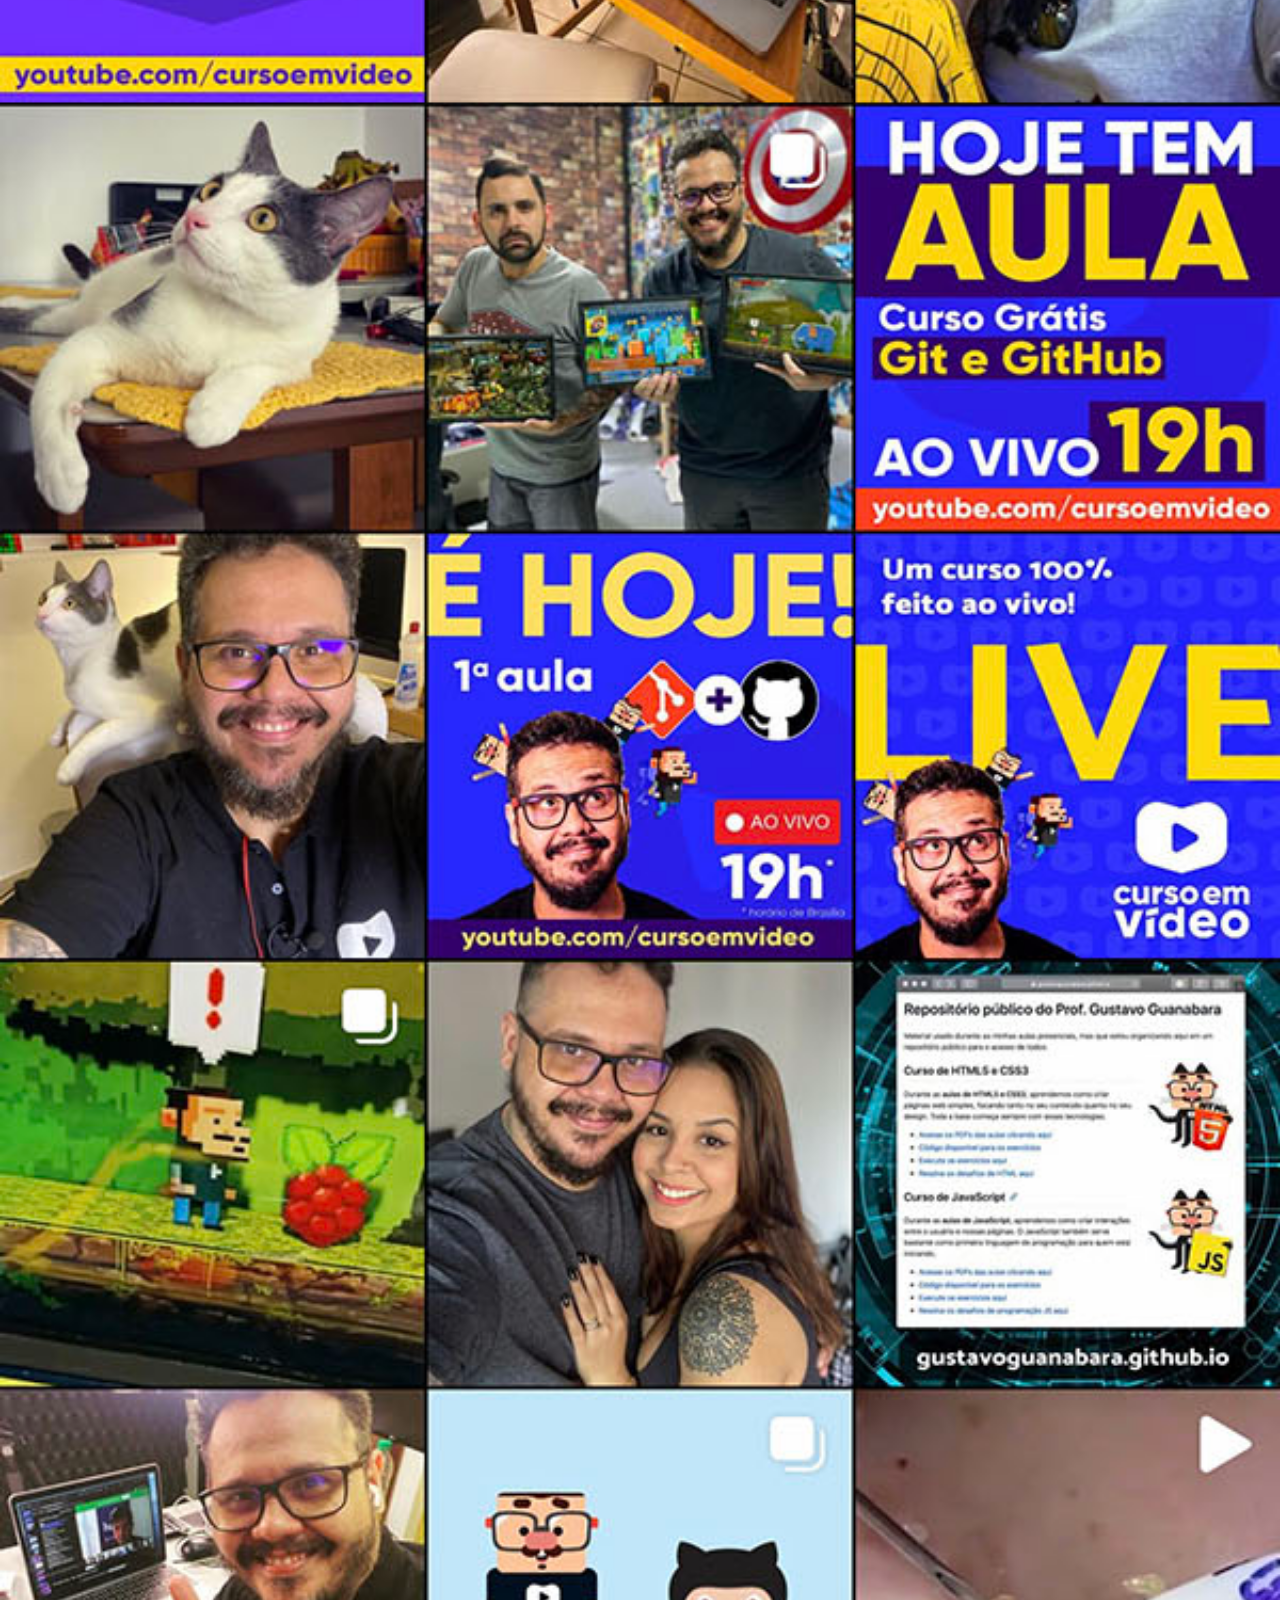
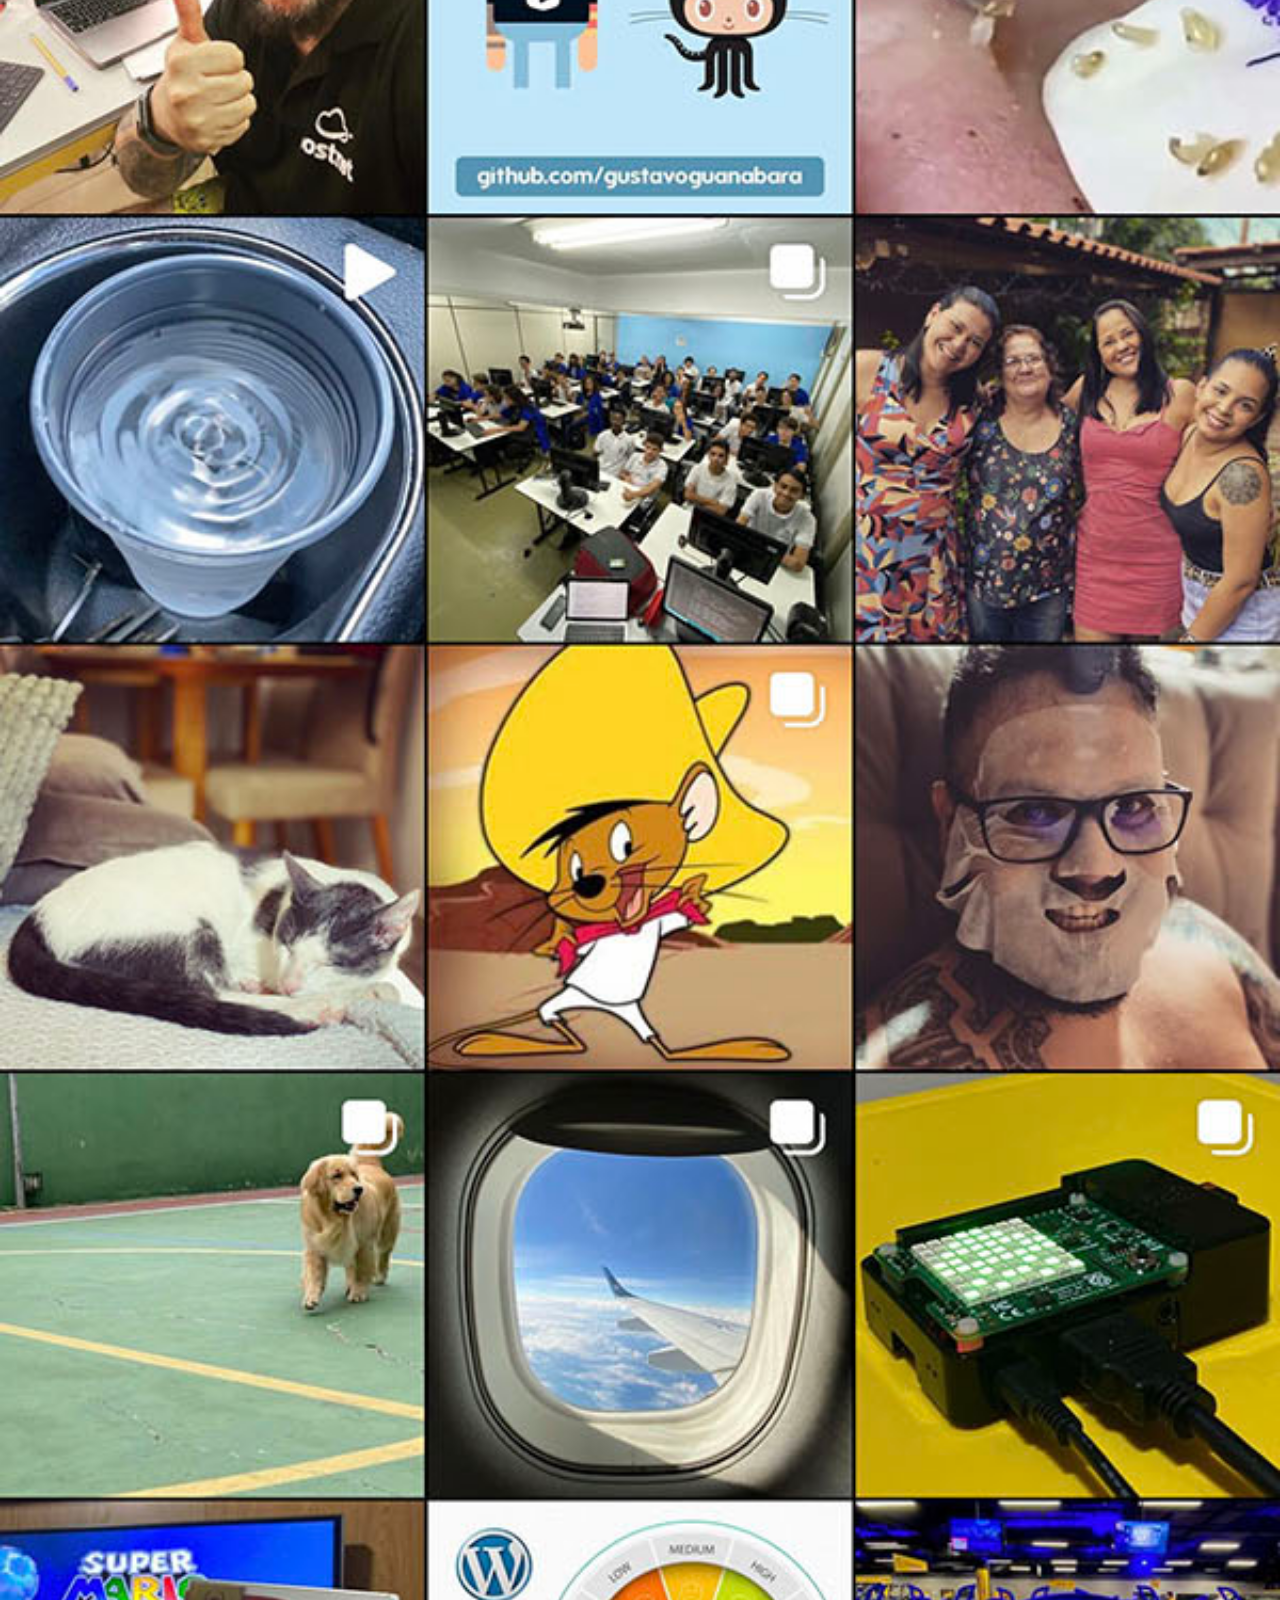
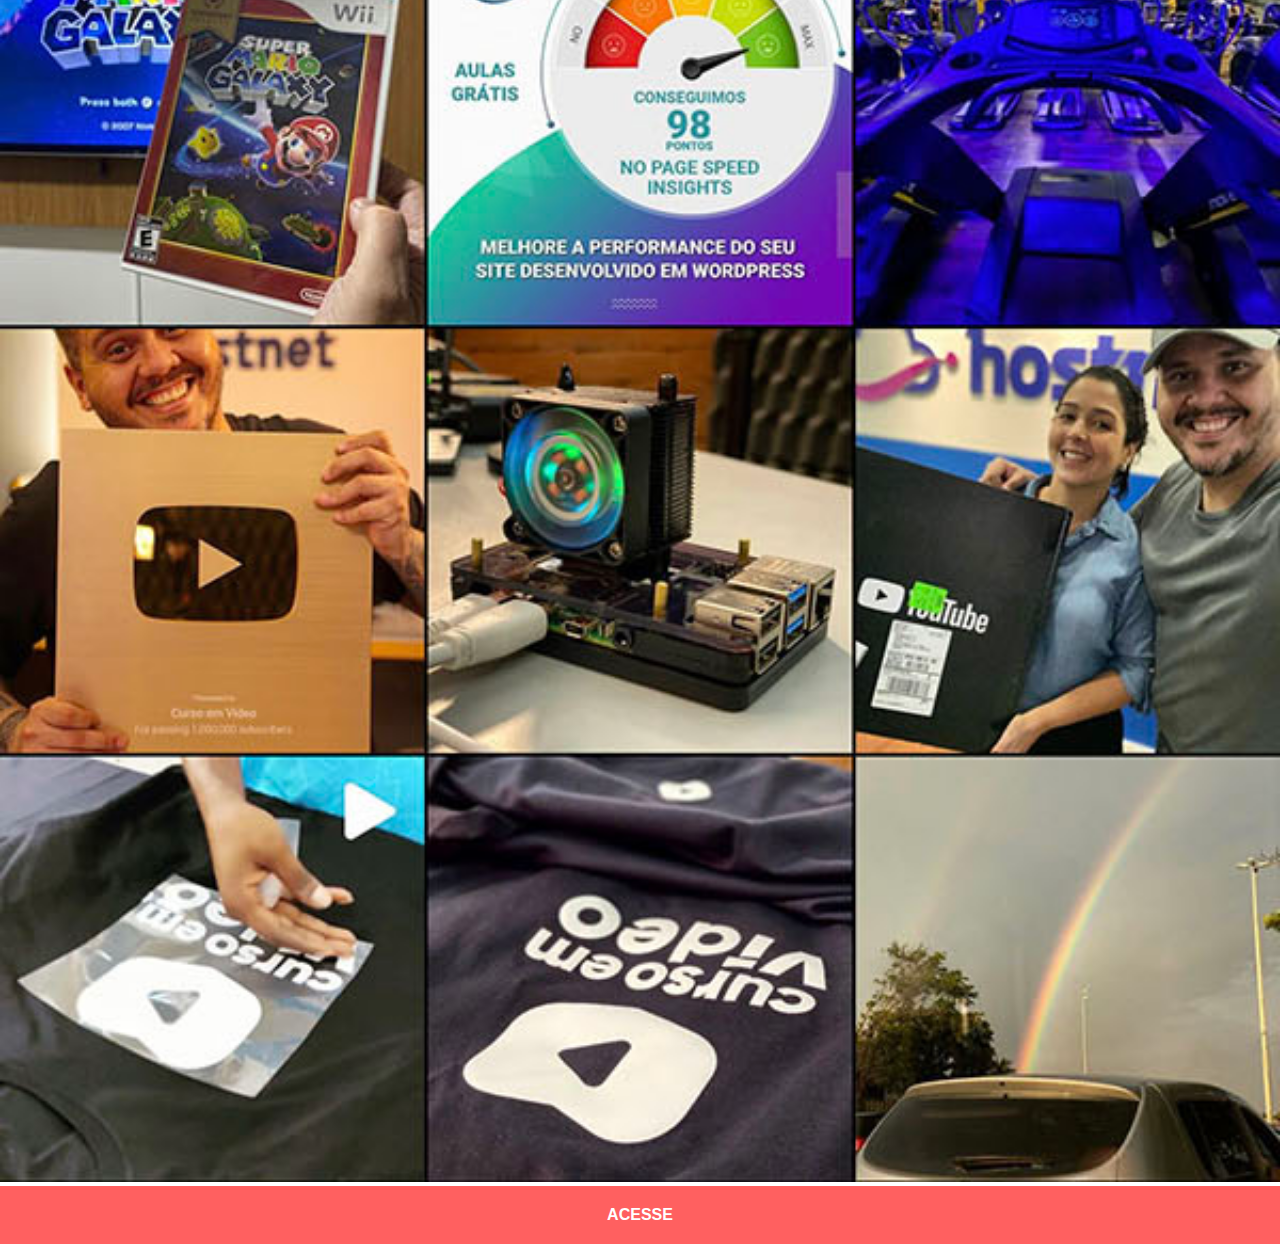
<file: instagram.html>
<!DOCTYPE html>
<html lang="pt-br">
<head>
    <meta charset="UTF-8">
    <meta http-equiv="X-UA-Compatible" content="IE=edge">
    <meta name="viewport" content="width=device-width, initial-scale=1.0">
    <title>Instagram</title>
    <link rel="stylesheet" href="estilos/sociais.css">
</head>
<body>
    <img src="imagens/tela-instagram.jpg" alt="Instagram"><a href="https://www.instagram.com/gustavoguanabara/?hl=pt" target="_blank">ACESSE</a>
</body>
</html>
</file>
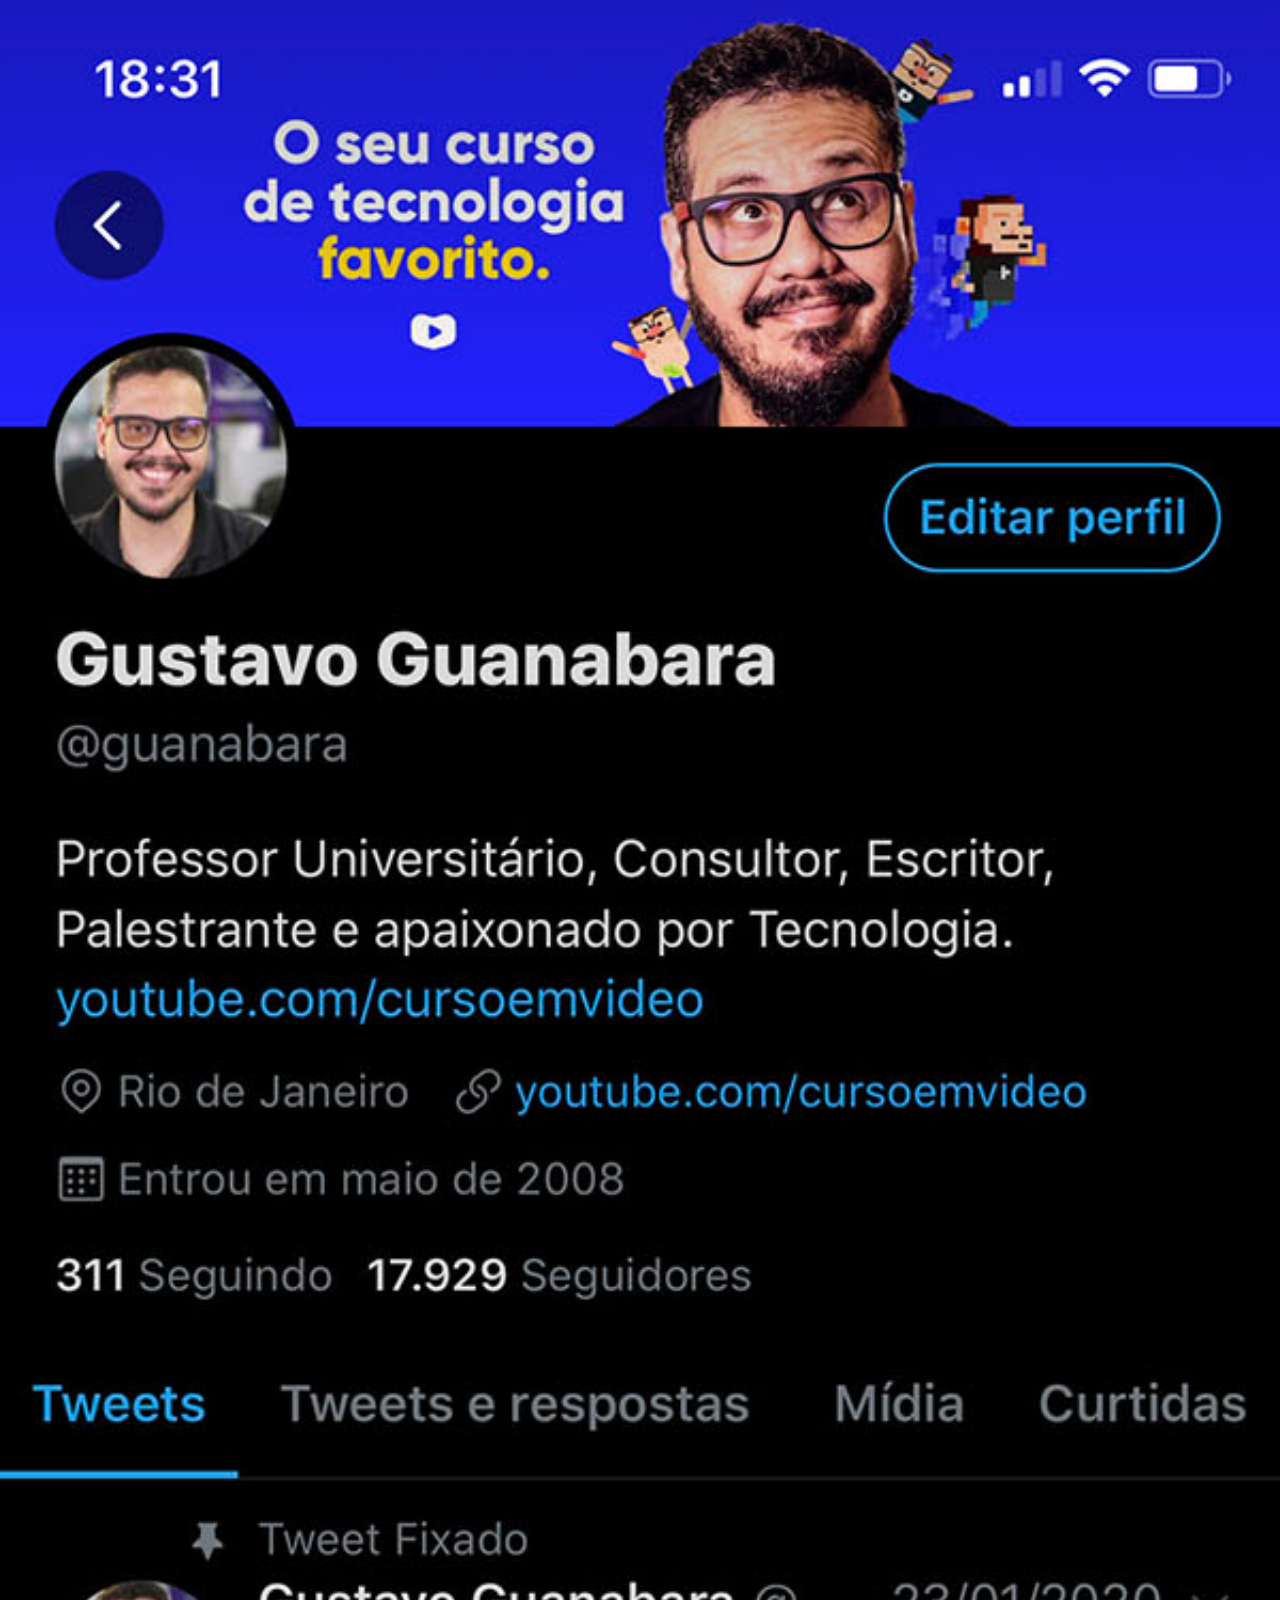
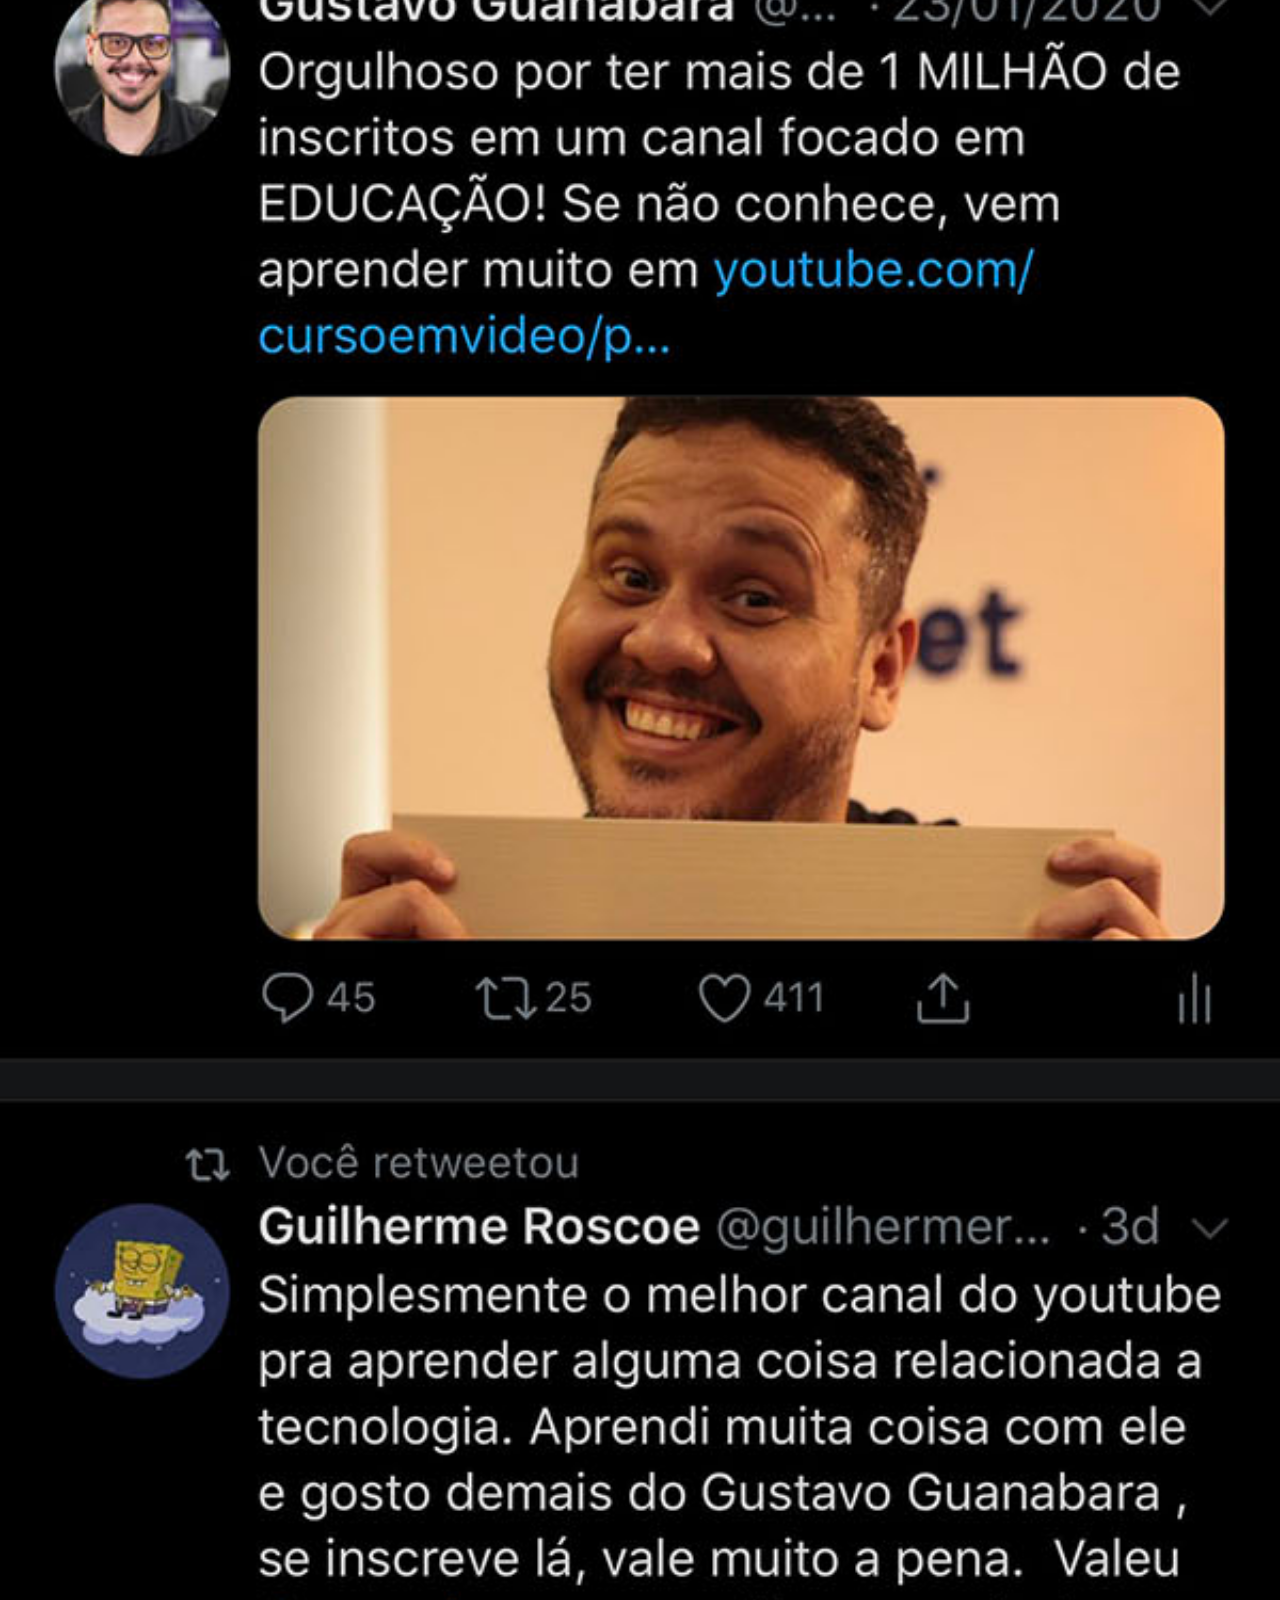
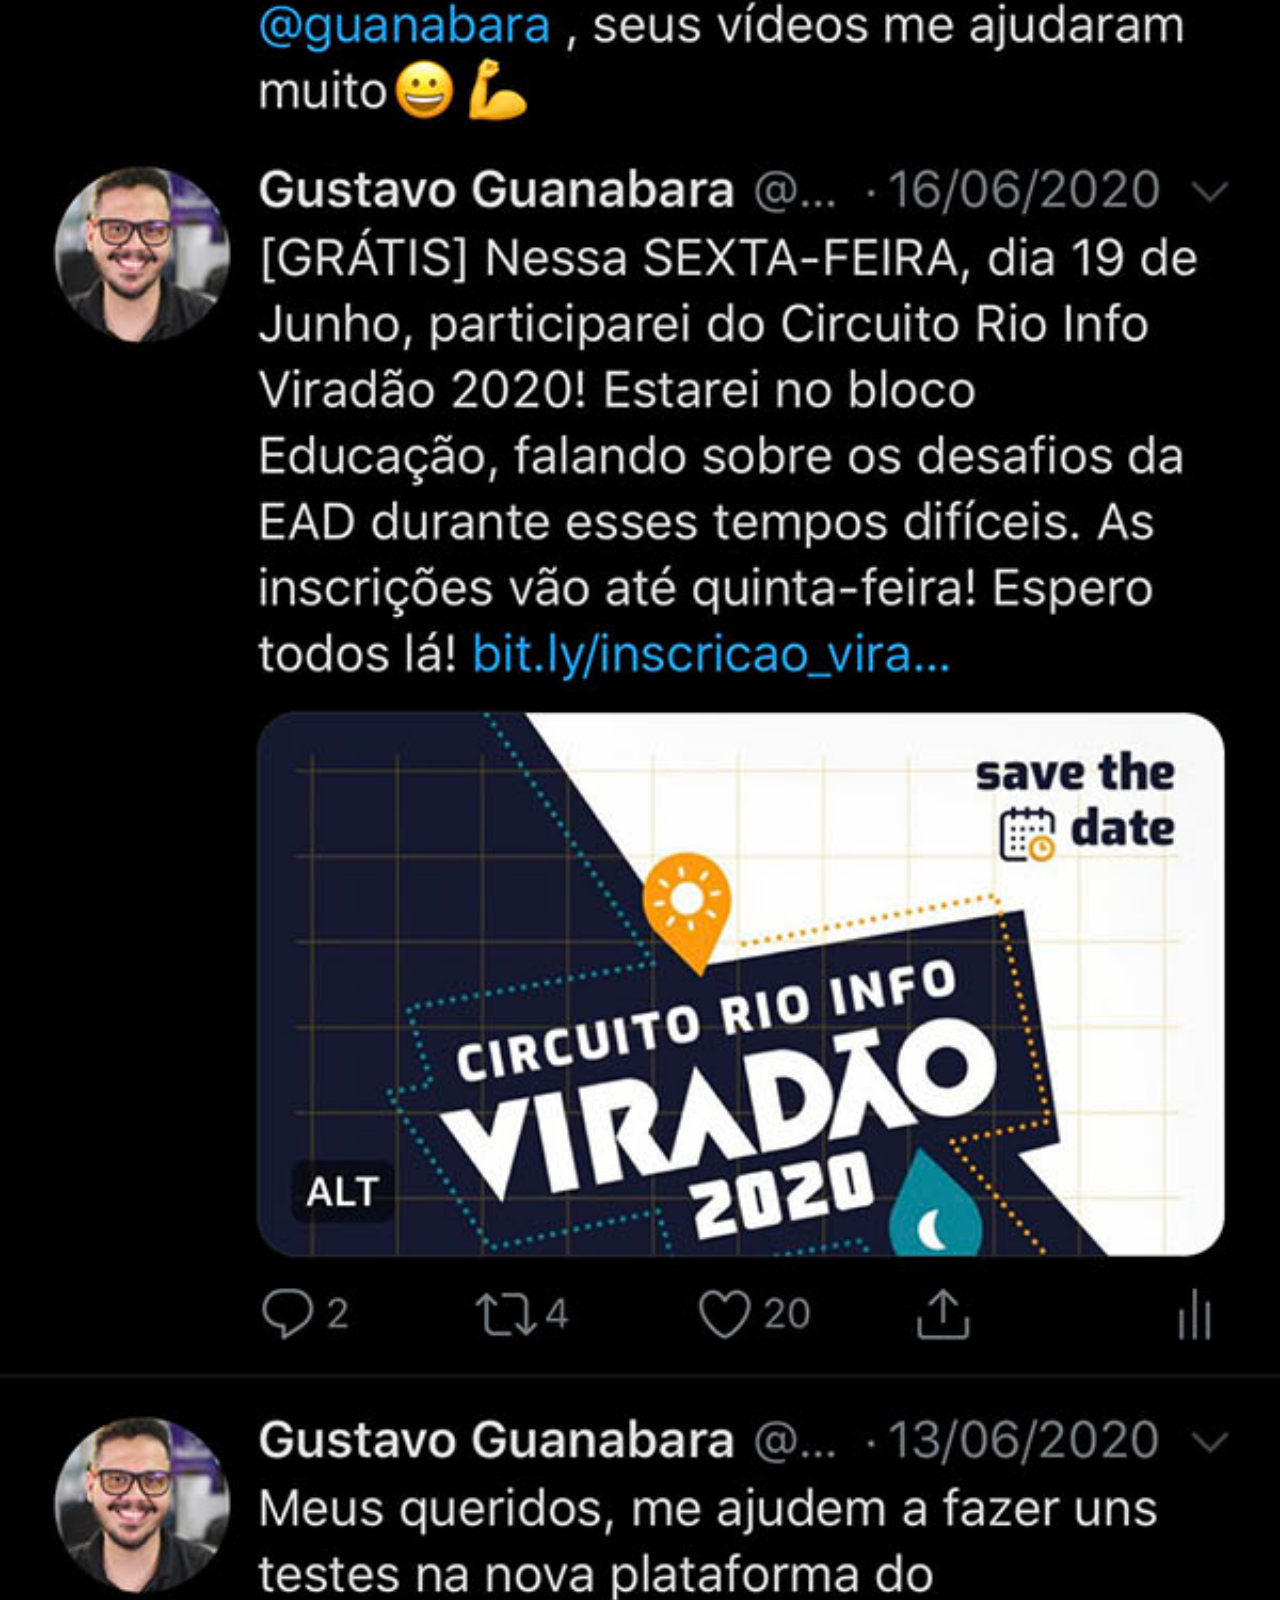
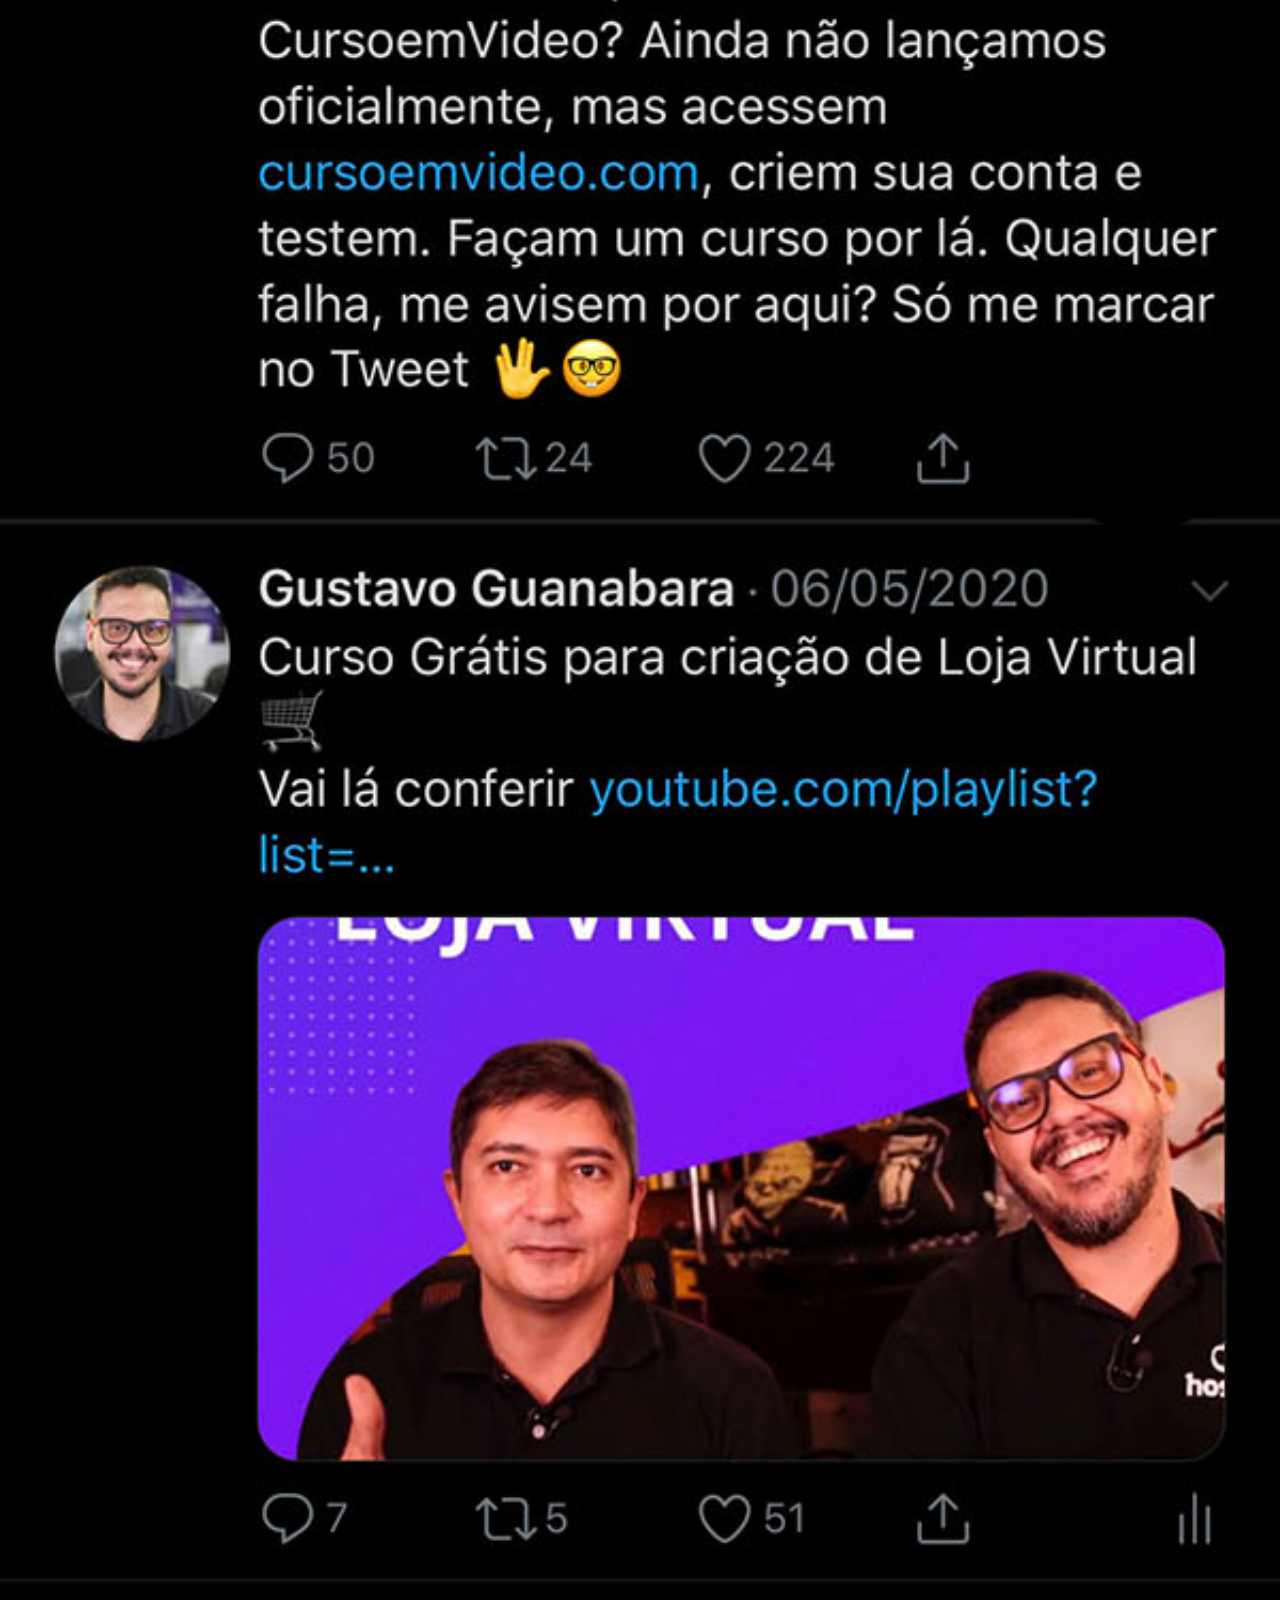
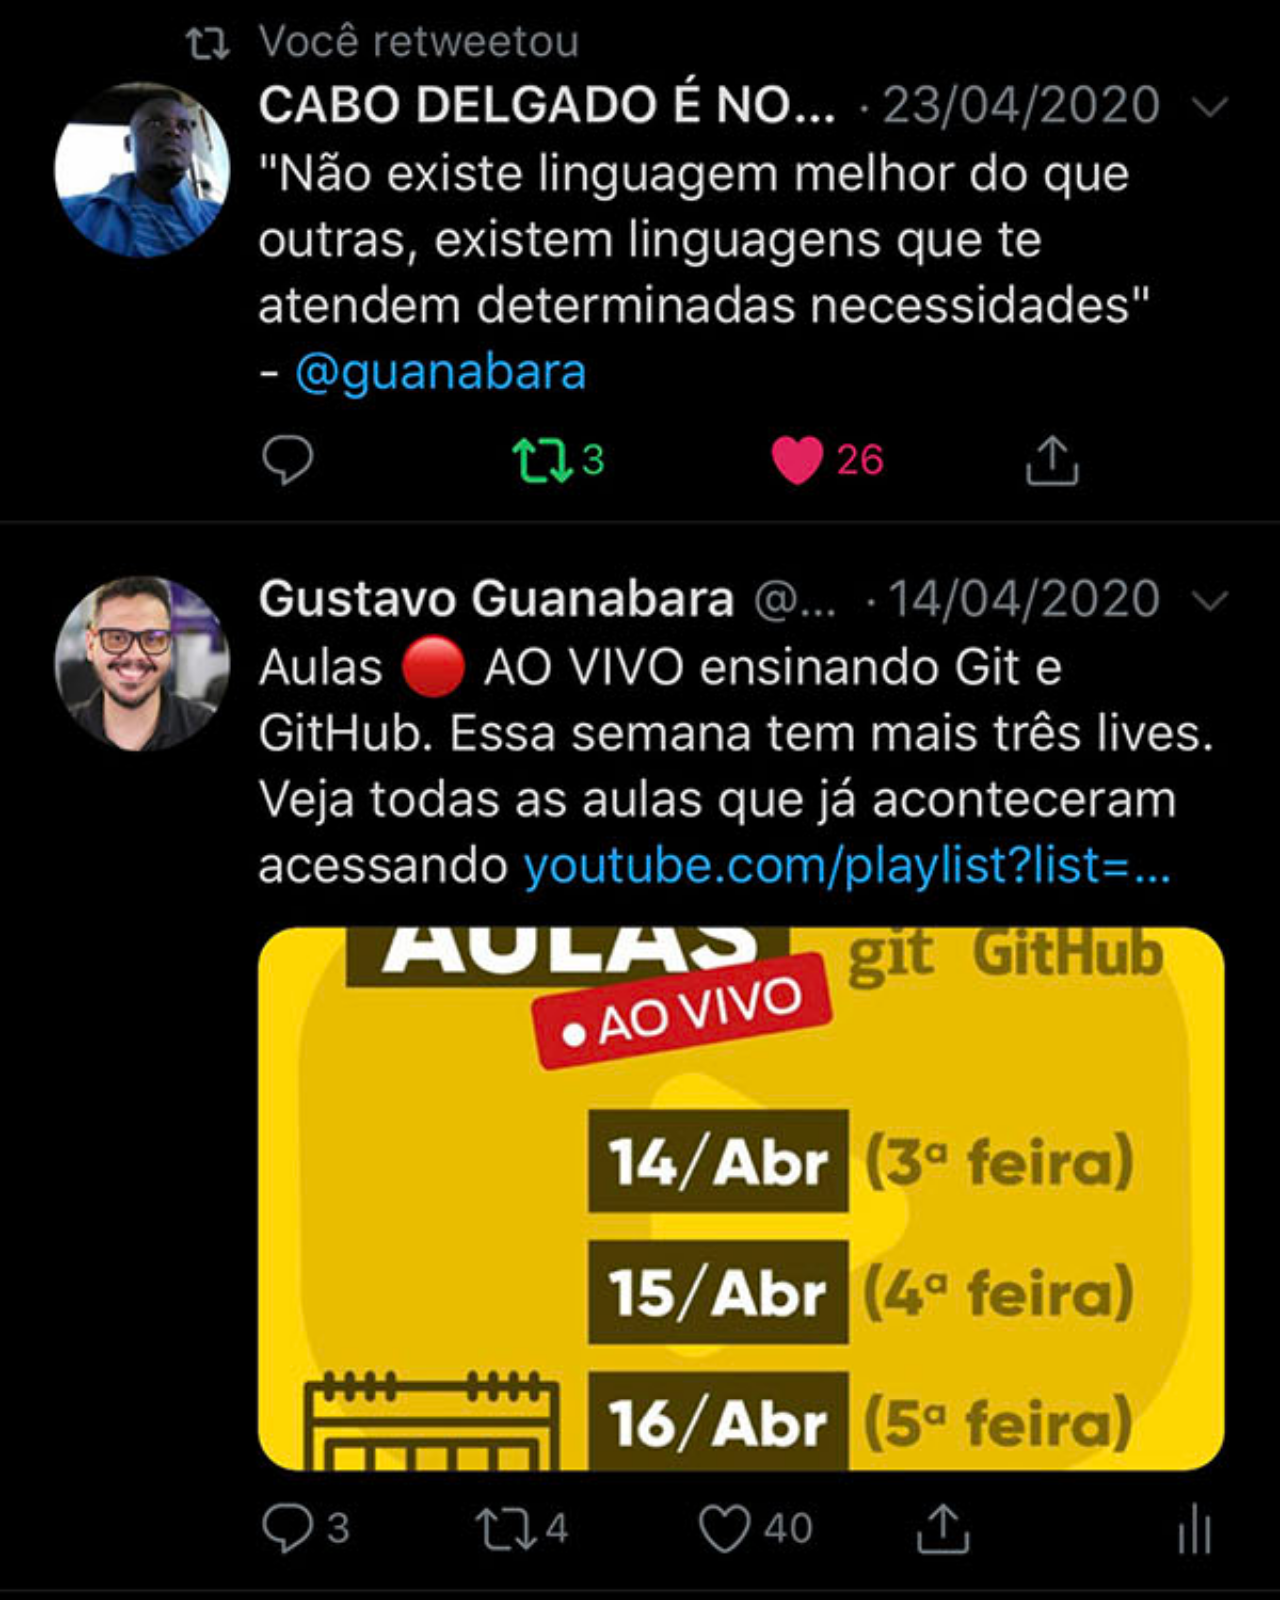
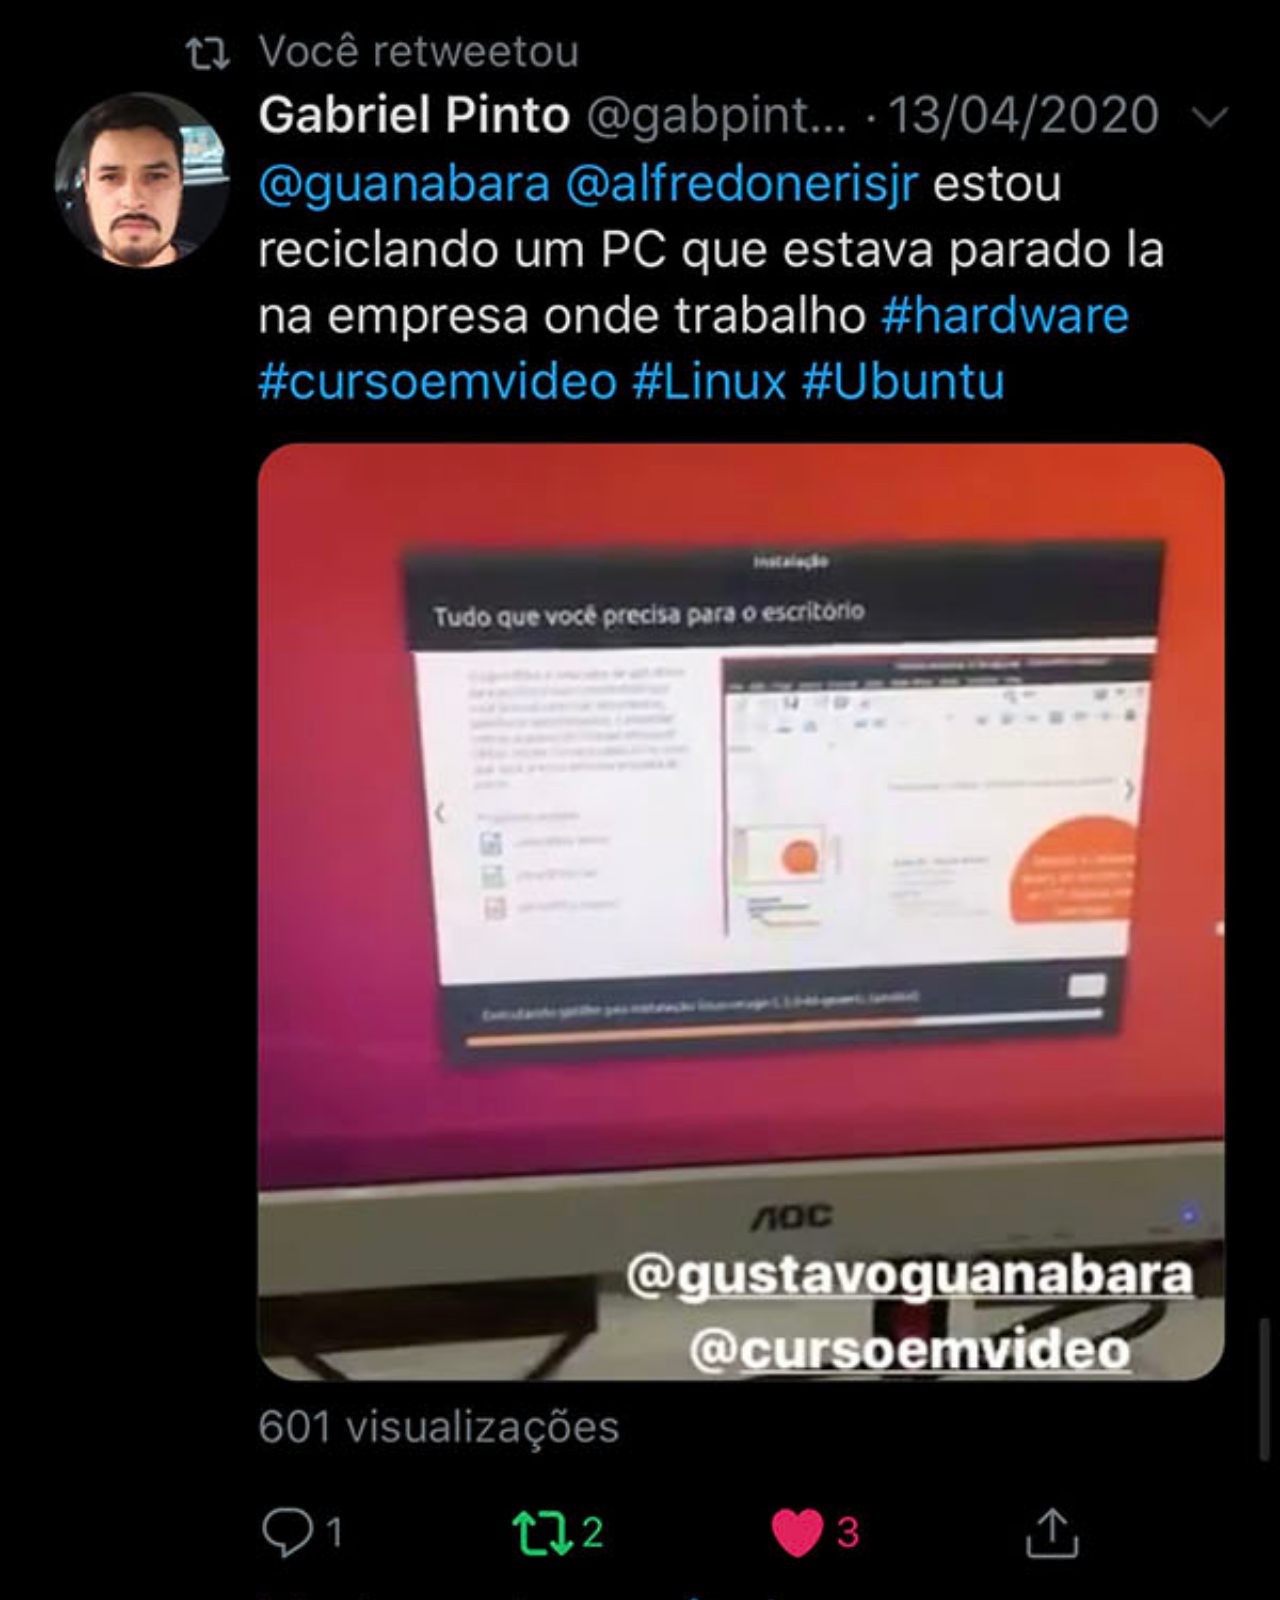
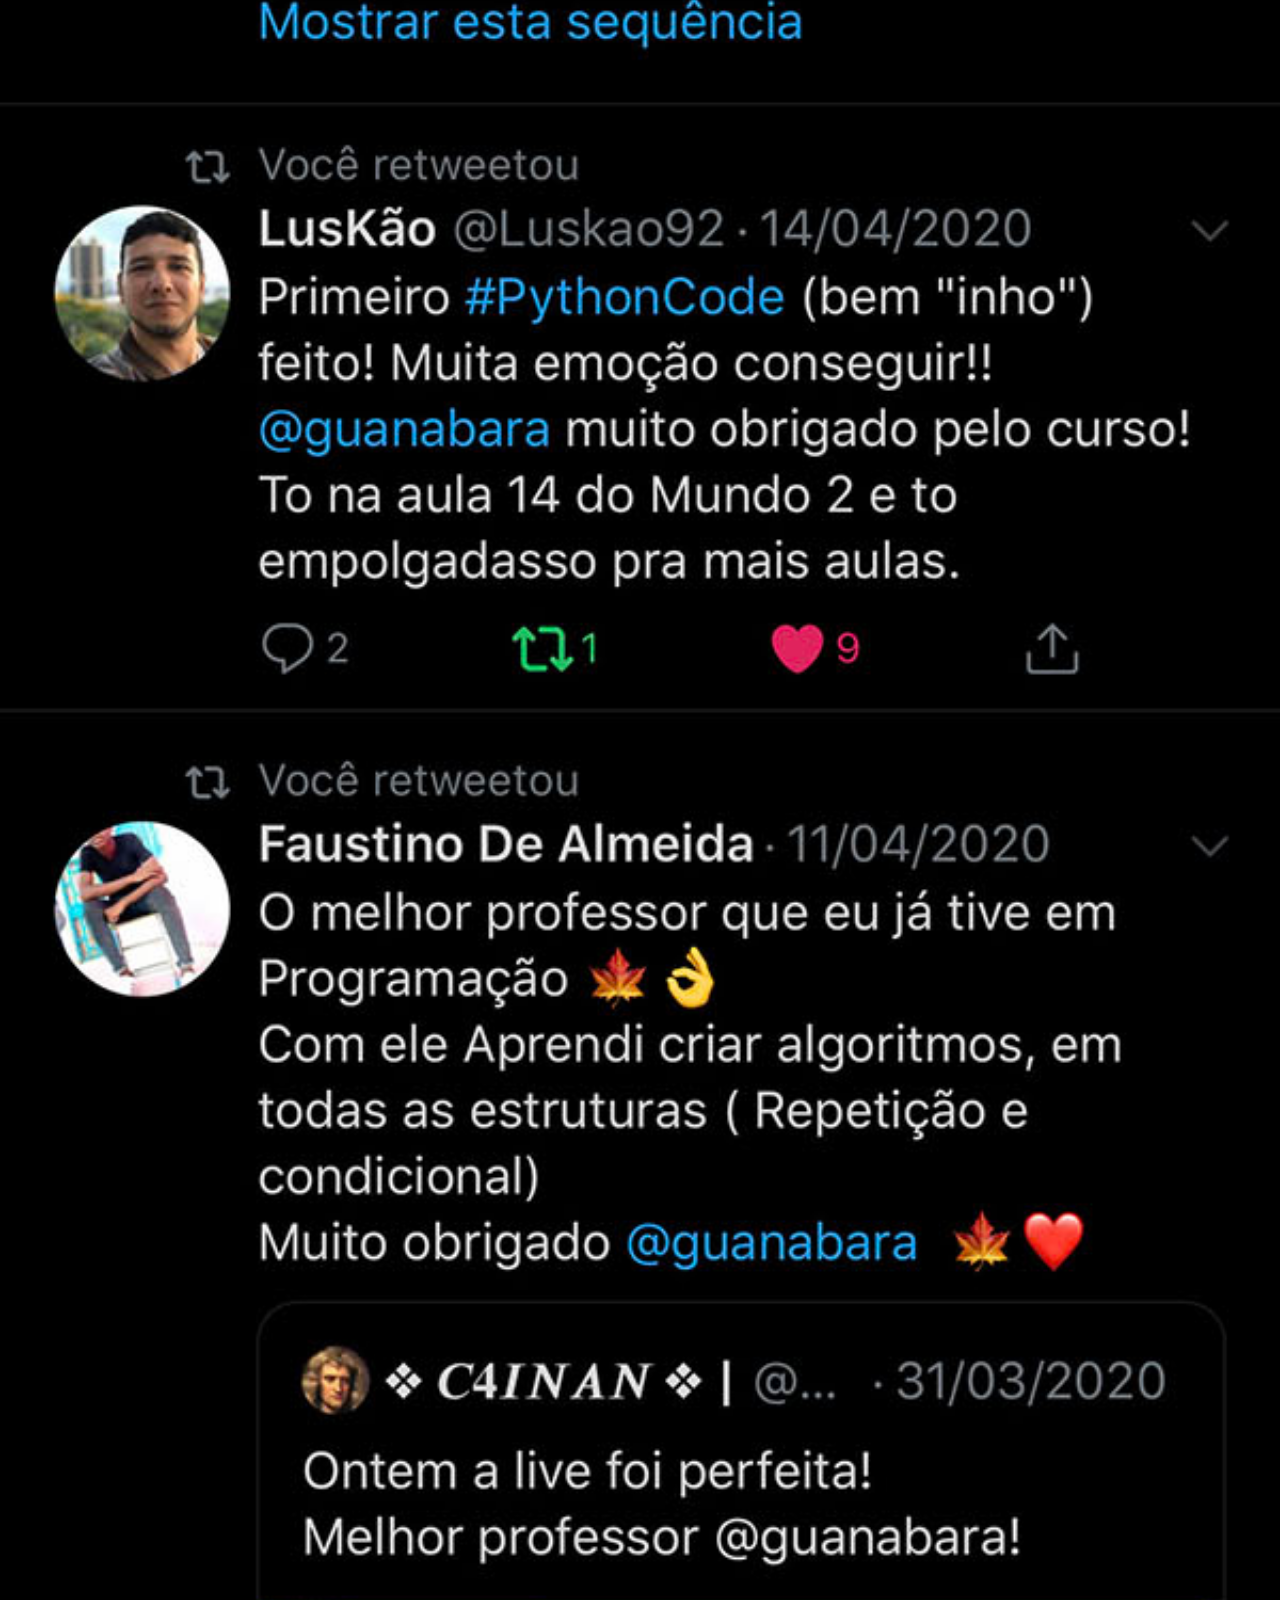
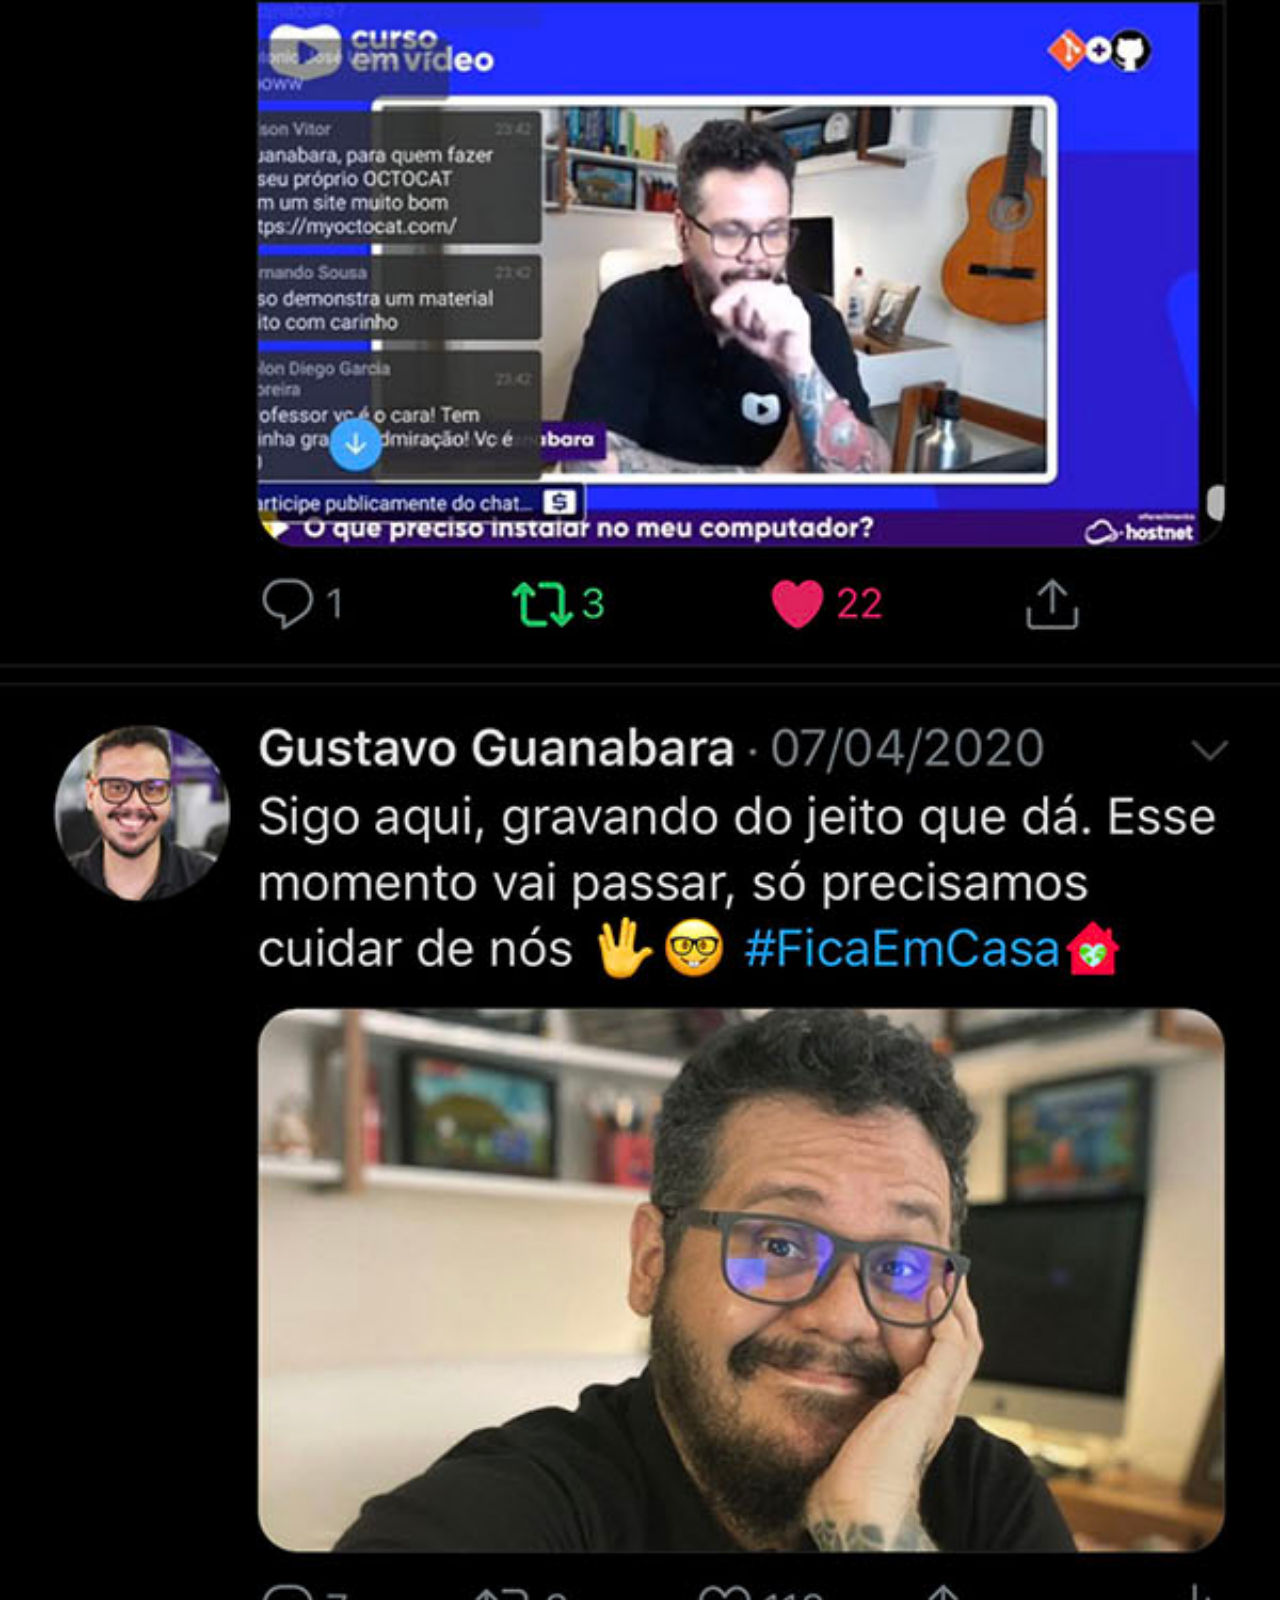
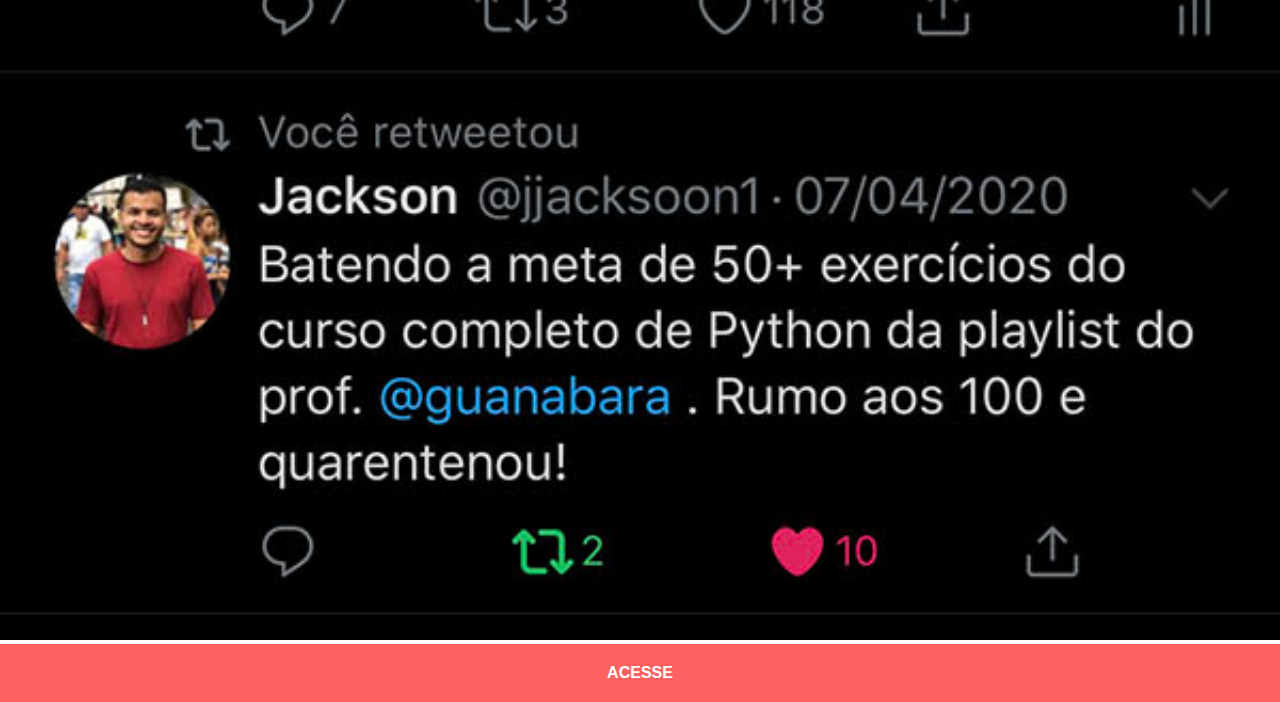
<file: twitter.html>
<!DOCTYPE html>
<html lang="pt-br">
<head>
    <meta charset="UTF-8">
    <meta http-equiv="X-UA-Compatible" content="IE=edge">
    <meta name="viewport" content="width=device-width, initial-scale=1.0">
    <title>Twitter</title>
    <link rel="stylesheet" href="estilos/sociais.css">
</head>
<body>
    <img src="imagens/tela-twitter.jpg" alt="Twitter"><a href="https://twitter.com/guanabara" target="_blank">ACESSE</a>
</body>
</html>
</file>
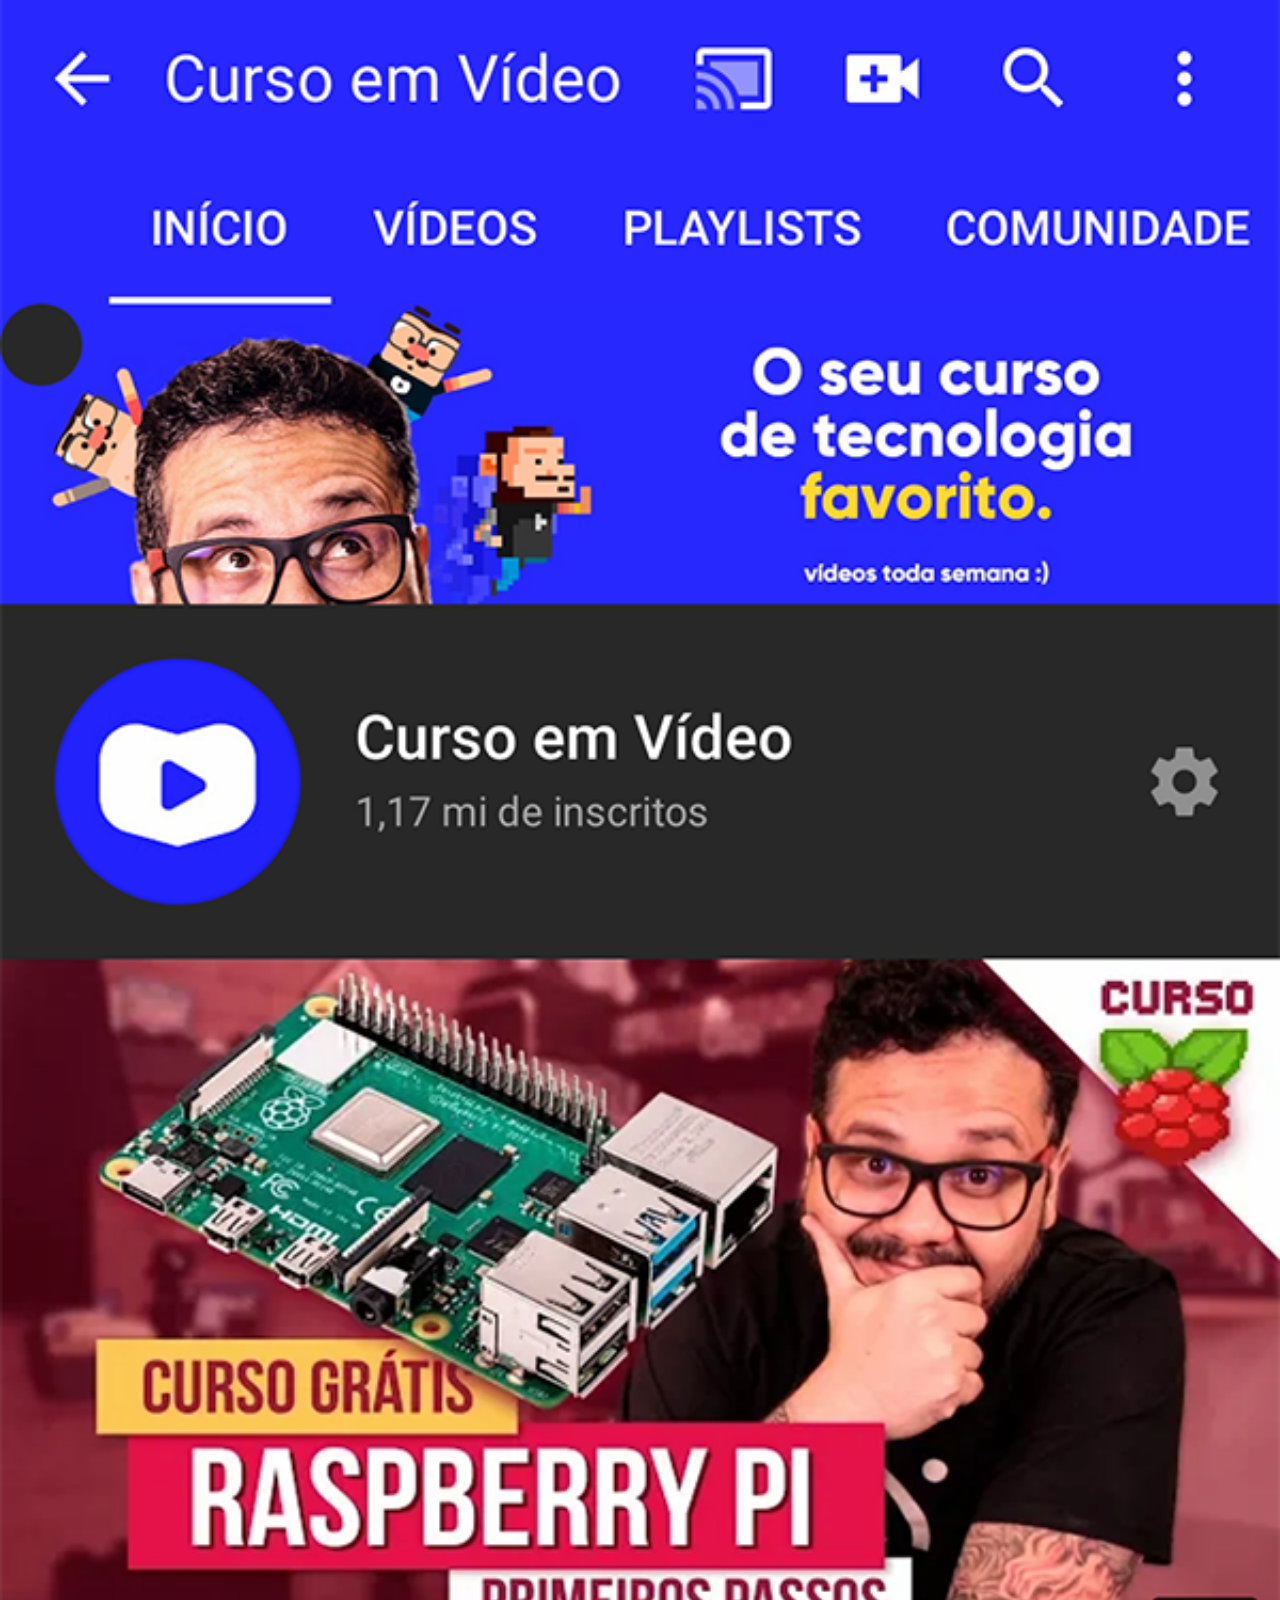
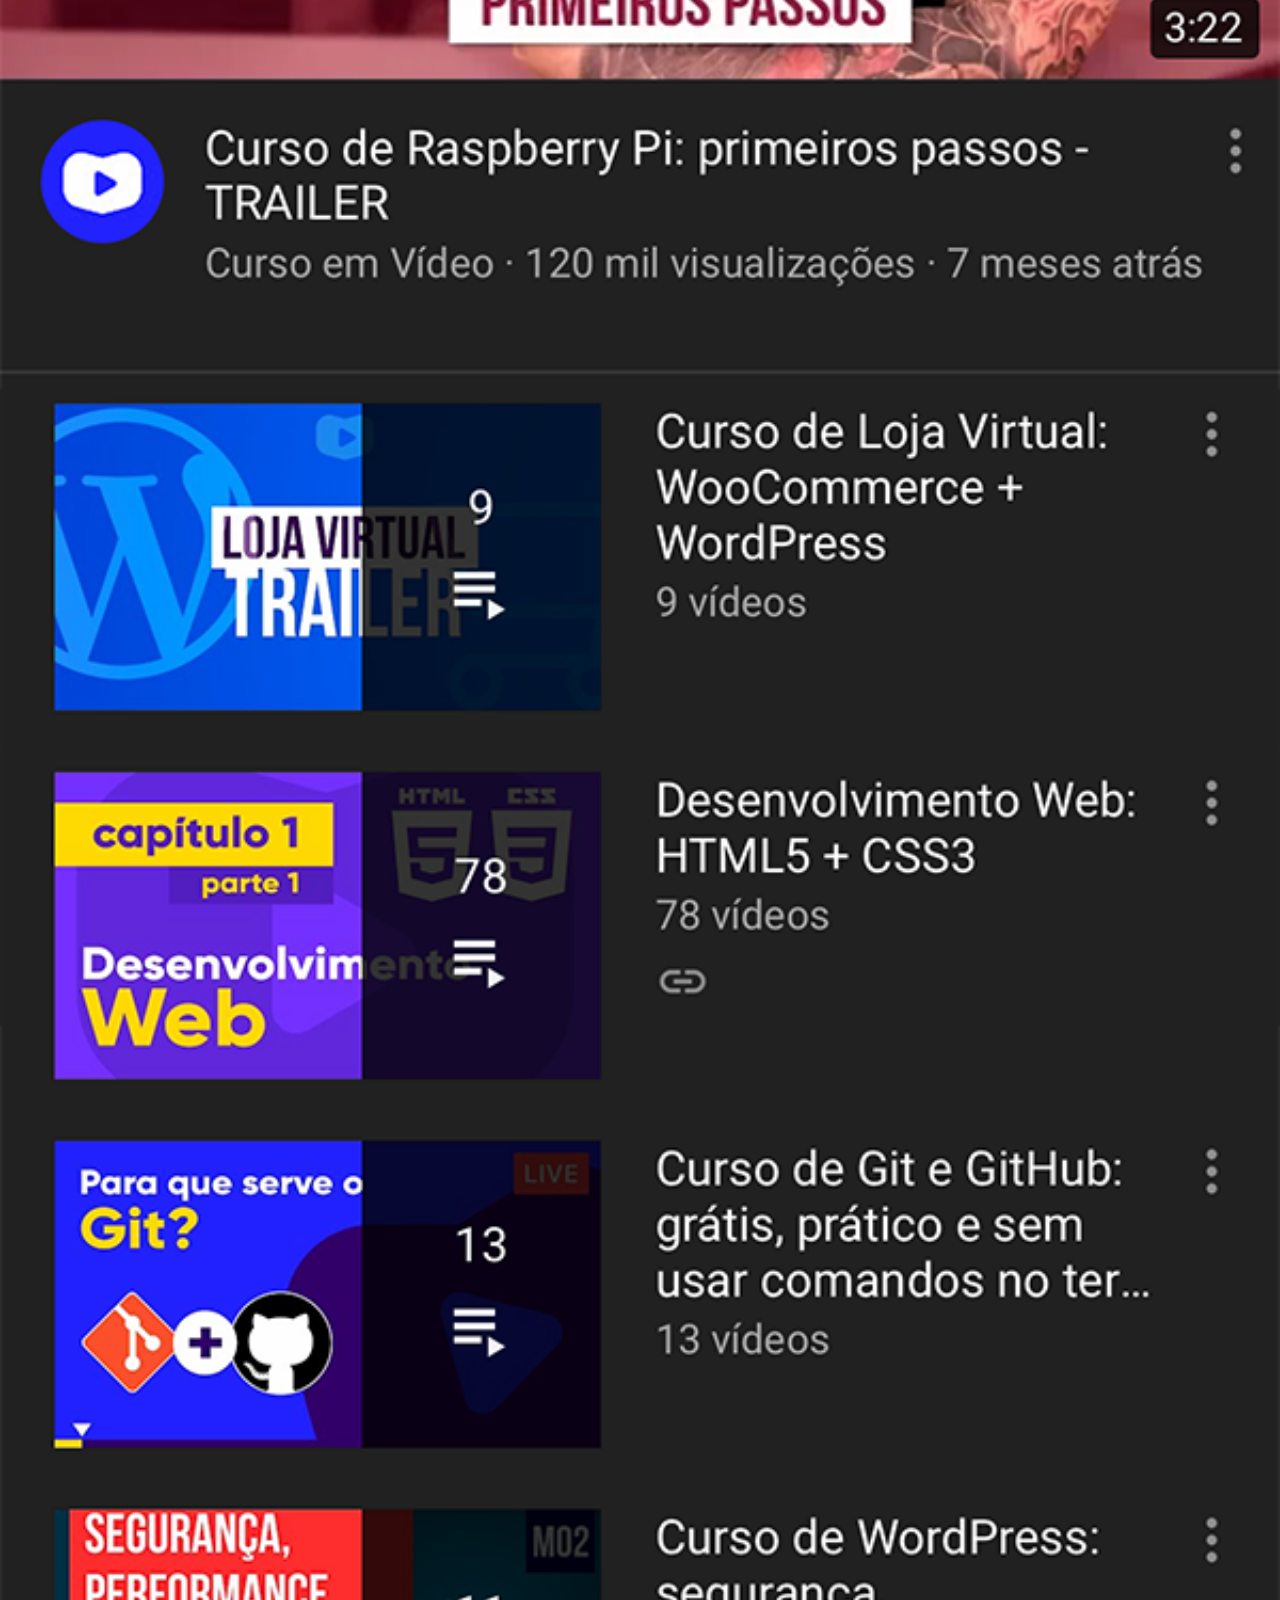
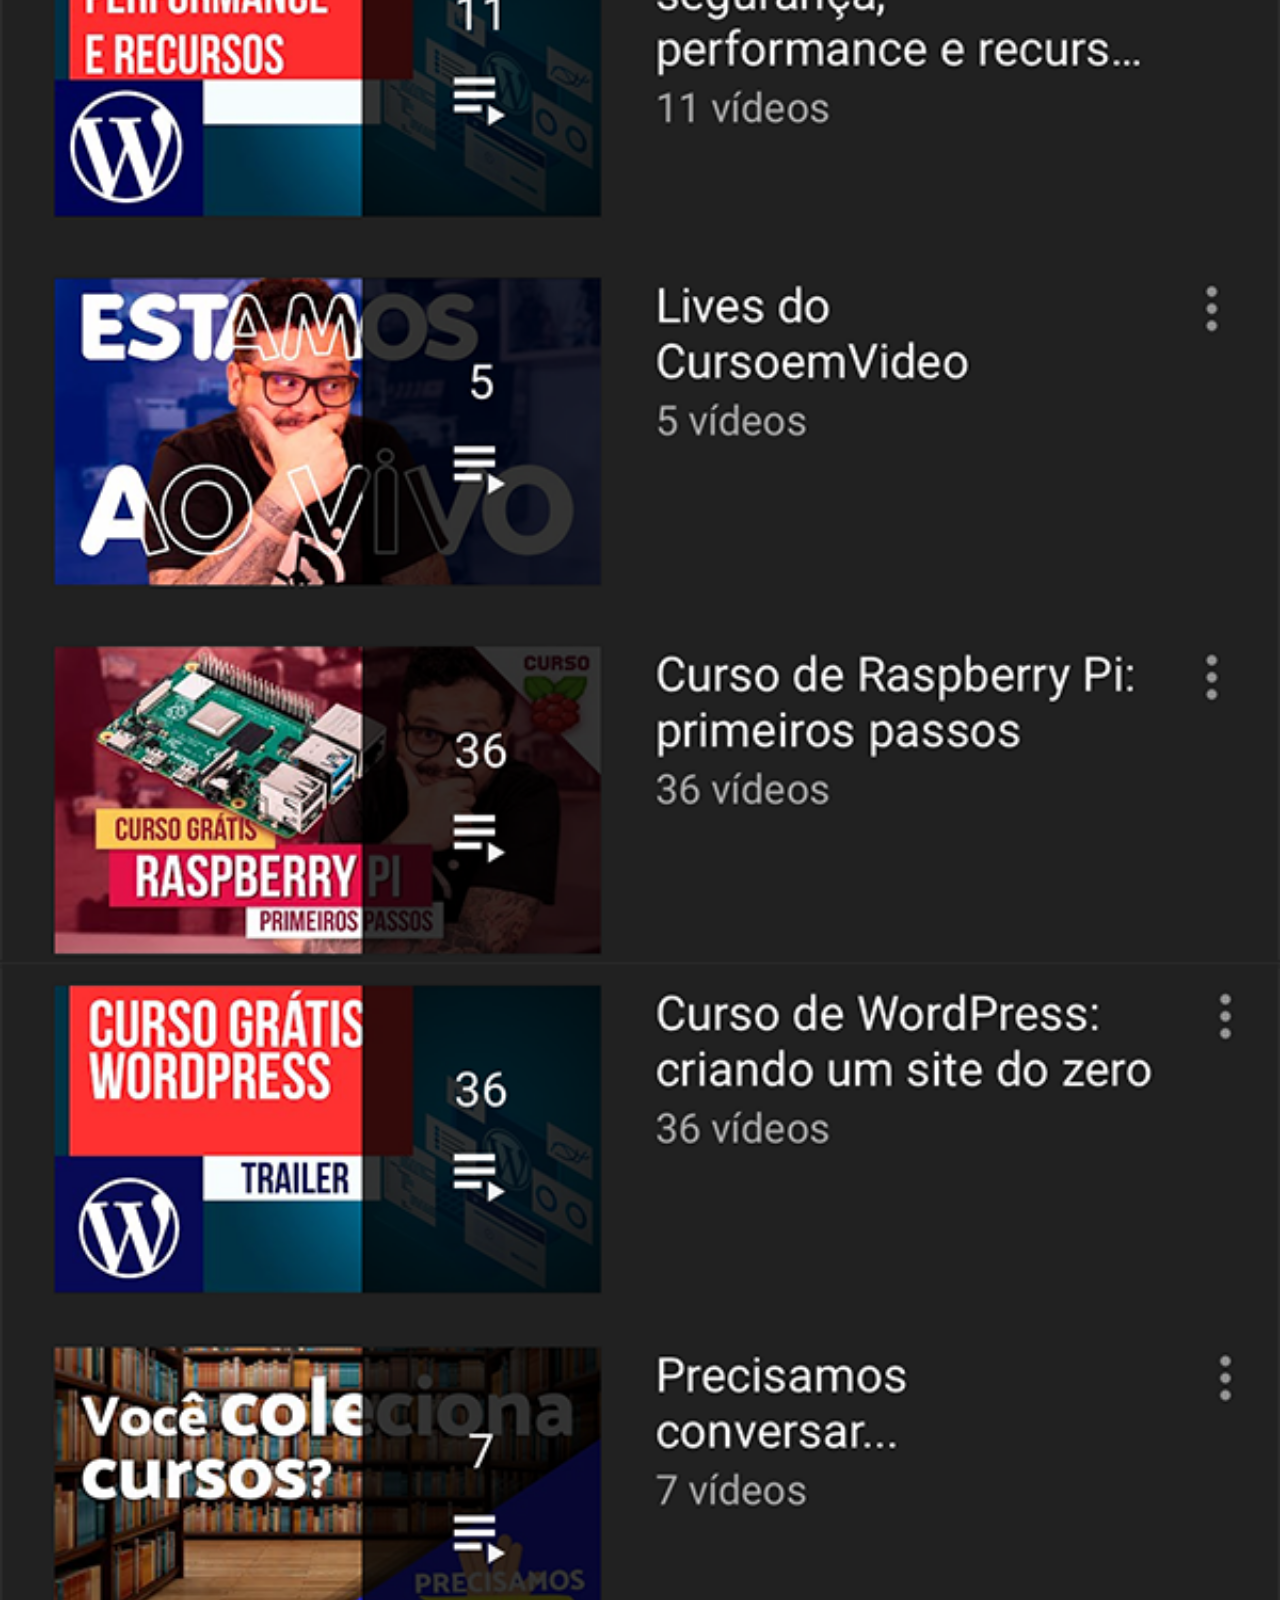
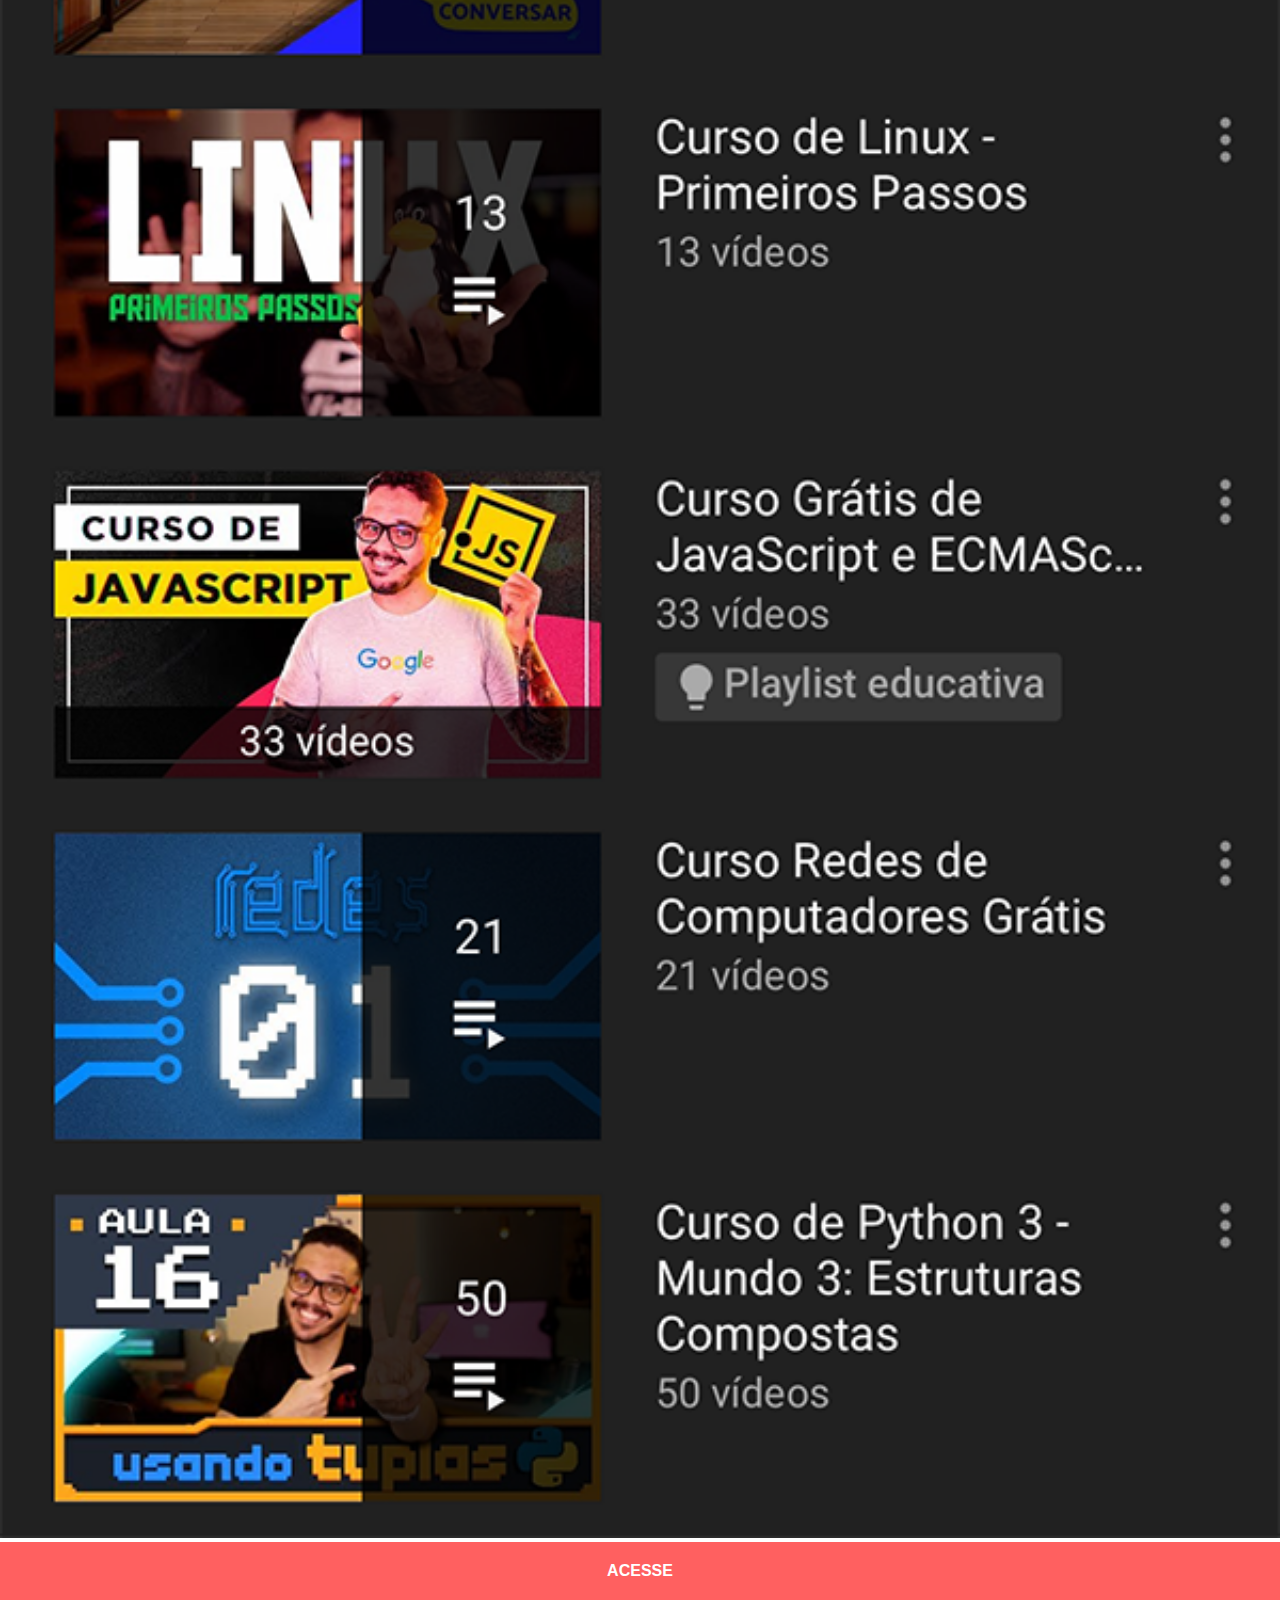
<file: youtube.html>
<!DOCTYPE html>
<html lang="pt-br">
<head>
    <meta charset="UTF-8">
    <meta http-equiv="X-UA-Compatible" content="IE=edge">
    <meta name="viewport" content="width=device-width, initial-scale=1.0">
    <title>Youtube</title>
    <link rel="stylesheet" href="estilos/sociais.css">
   
</head>

<body>
    <img src="imagens/tela-youtube.png" alt="Youtube"><a href="https://www.youtube.com/channel/UCrWvhVmt0Qac3HgsjQK62FQ" target="_blank">ACESSE</a>
</body>
</html>
</file>
<file: estilos/style.css>
*{
    margin: 0px;
    padding: 0px;
    font-family: Arial, Helvetica, sans-serif;
}

body{
    height: 100vh;
    width: 100vw;
    background: url("../imagens/fundo-madeira.jpg");
    background-size: cover;
    background-attachment: fixed;
}

main{
    height: 100vh;
    position: relative;
}

section#telefone{
    position: absolute;
    bottom: 50%;
    right: 50%;
    transform: translate(50%, 50%);
    height: 627px;
    width: 311px;
    background: url("../imagens/frame-iphone.png");


}

iframe#tela{
    position:relative;
    top: 80px;
    left: 22px;
    width:267px;
    height: 471px;
}

section#redes-sociais{
    text-align: right;
}

section#redes-sociais img{
    width: 50px;
    margin: 10px;
    border-radius: 50%;
    box-shadow: 2px 2px 5px rgba(0, 0, 0, 0.397);
}

section#redes-sociais img:hover{
    border: 2px solid rgba(255, 255, 255, 0.603);
    transform: translate(-3px, -3px);
    box-shadow: 5px 5px 10px rgba(0, 0, 0, 0.63);
    transition: transform .3s, border 1s;
}
</file>
<file: estilos/sociais.css>
*{
    margin: 0px;
    padding: 0px;
    font-family: Arial, Helvetica, sans-serif;
}
::-webkit-scrollbar{
    width:0px;
    height: 0px;
}

img{
    width: 100vw;
}
a{
    display:block;
    background-color: rgba(255, 0, 0, 0.623);
    padding: 20px;
    color: white;
    font-weight: bold;
    text-align: center;
    text-decoration: none;
}
a:hover{
    background-color: red;
}
</file>
